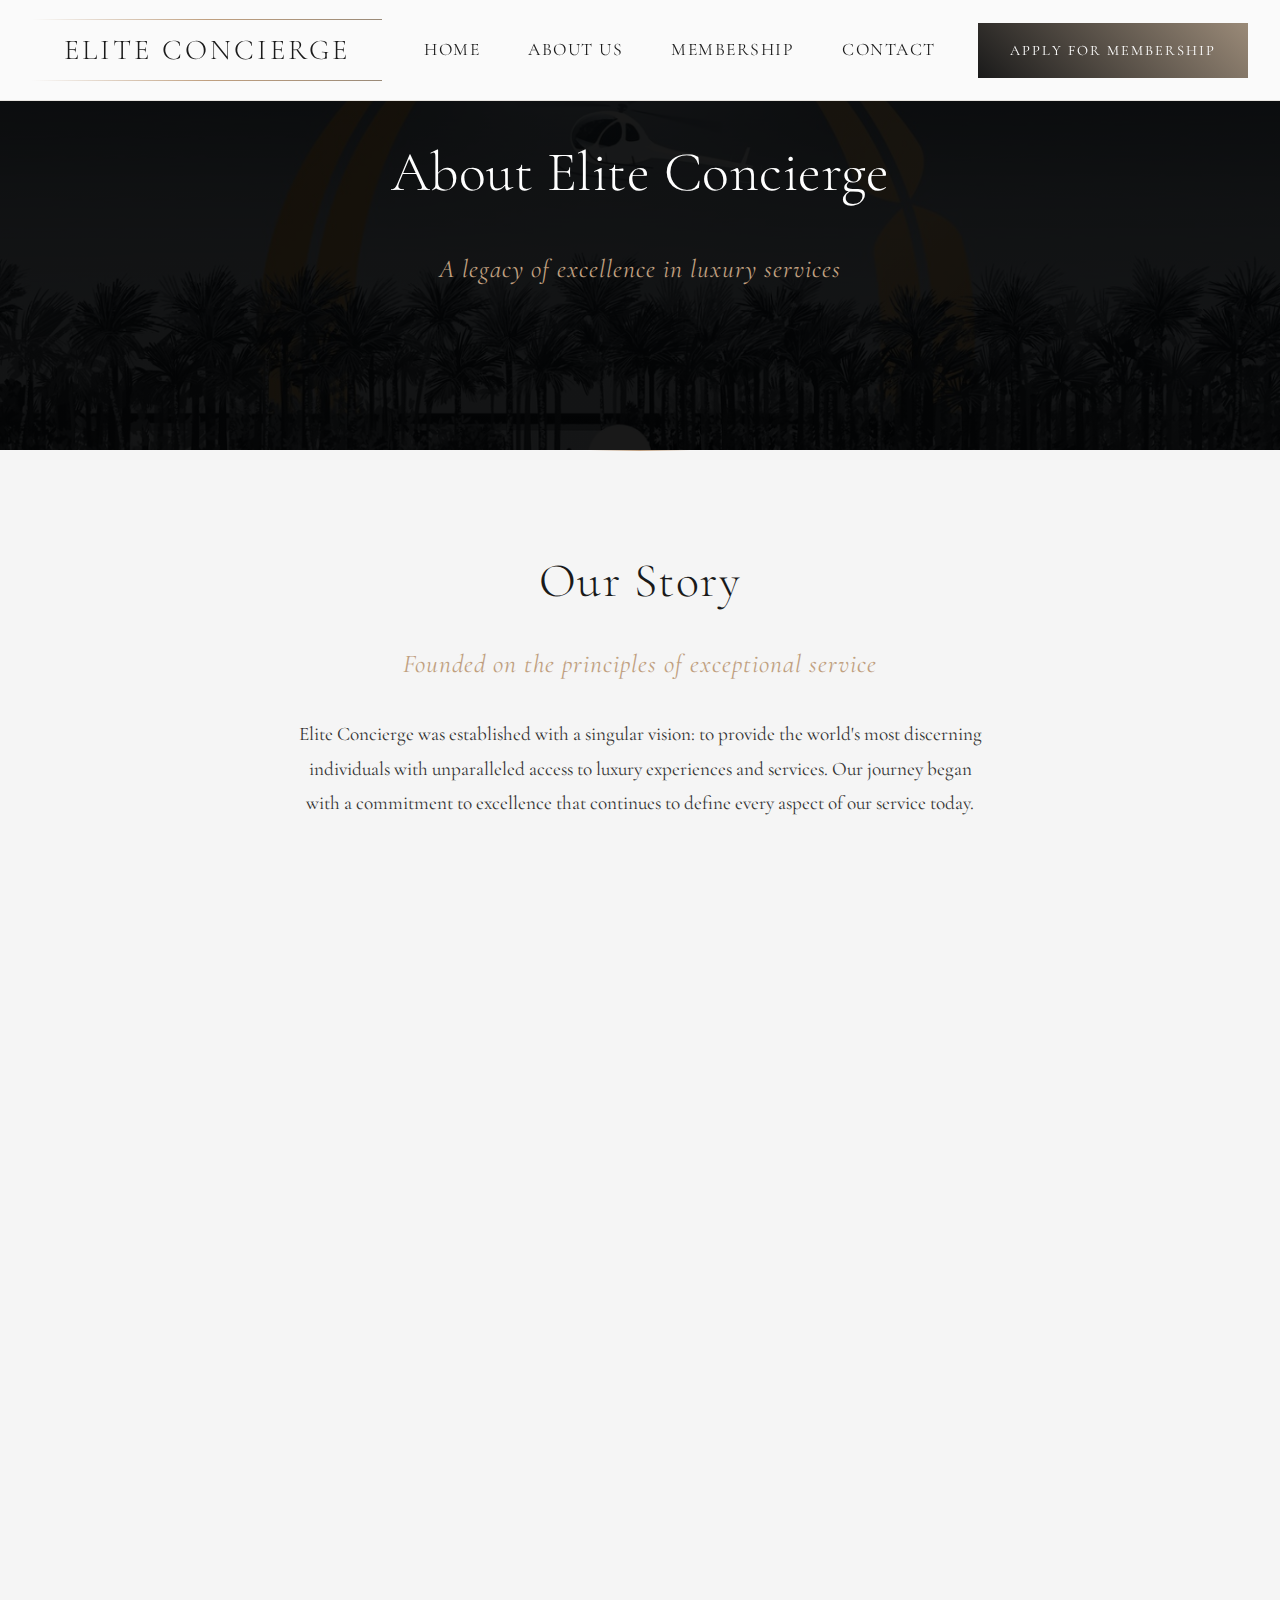
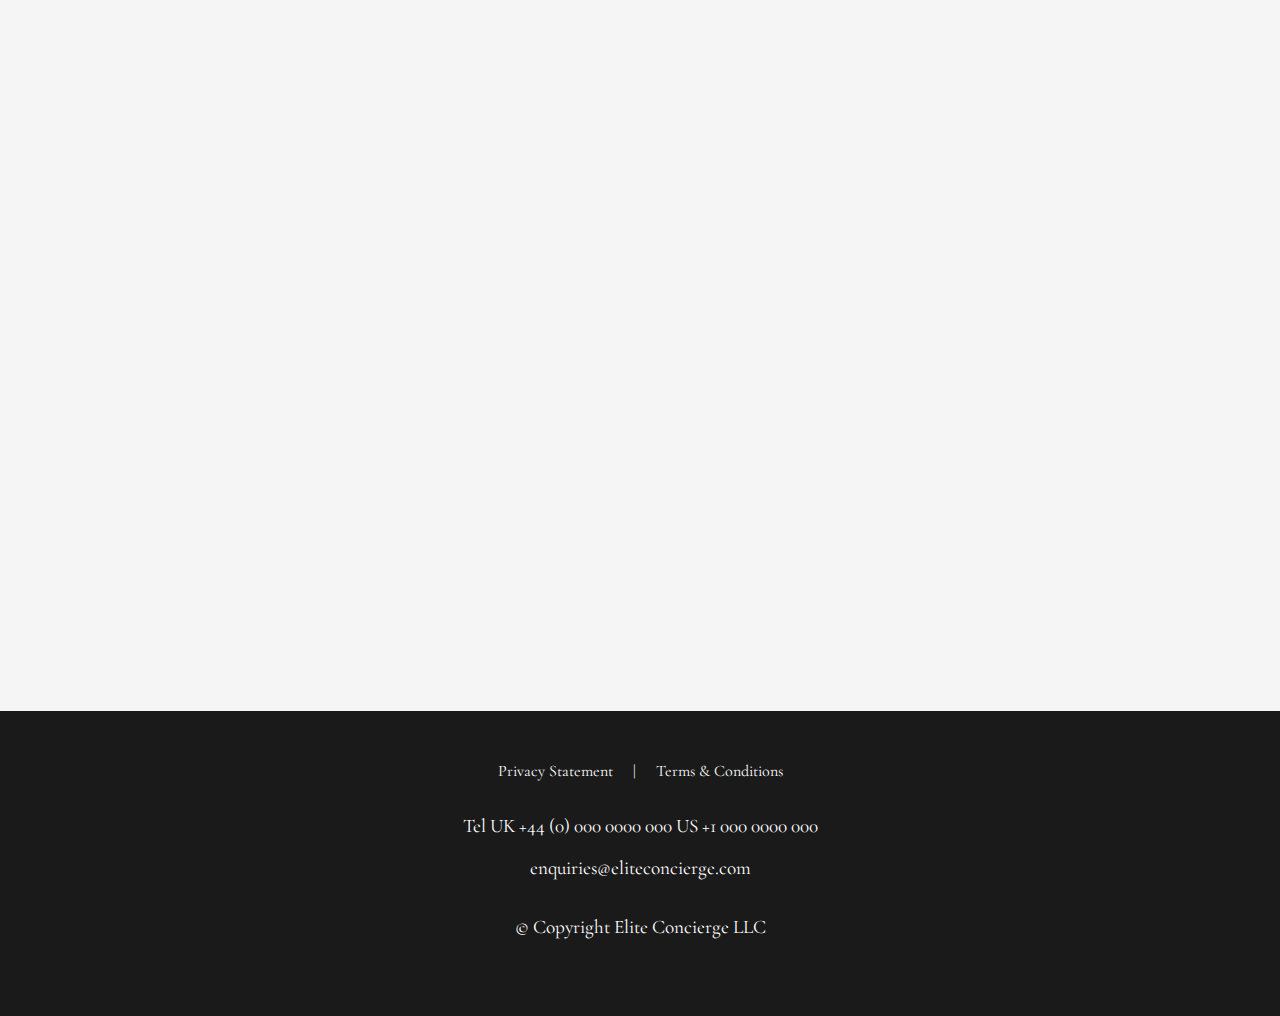
<file: about.html>
<!DOCTYPE html>
<html lang="en">
<head>
    <meta charset="UTF-8">
    <meta name="viewport" content="width=device-width, initial-scale=1.0">
    <title>About Us - Elite Concierge</title>
    <link rel="preconnect" href="https://fonts.googleapis.com">
    <link rel="preconnect" href="https://fonts.gstatic.com" crossorigin>
    <link href="https://fonts.googleapis.com/css2?family=Cormorant+Garamond:wght@300;400;500;600&display=swap" rel="stylesheet">
    <link rel="stylesheet" href="styles.css">
    <link rel="stylesheet" href="mobile-styles.css" media="screen and (max-width: 768px)">
</head>
<body>
    <header>
        <nav class="navbar">
            <div class="logo">Elite Concierge</div>
            <ul class="nav-links">
                <li><a href="index.html">Home</a></li>
                <li><a href="about.html">About us</a></li>
                <li><a href="membership.html">Membership</a></li>
                <li><a href="contact.html">Contact</a></li>
            </ul>
            <a href="membership.html#apply" class="apply-button">APPLY FOR MEMBERSHIP</a>
            <div class="mobile-menu">
                <span></span>
                <span></span>
                <span></span>
            </div>
        </nav>
    </header>

    <main>
        <section class="content-section dark about-hero">
            <h1>About Elite Concierge</h1>
            <p class="highlight">A legacy of excellence in luxury services</p>
        </section>

        <section class="content-section">
            <h2>Our Story</h2>
            <p class="highlight">Founded on the principles of exceptional service</p>
            <p>Elite Concierge was established with a singular vision: to provide the world's most discerning individuals with unparalleled access to luxury experiences and services. Our journey began with a commitment to excellence that continues to define every aspect of our service today.</p>
        </section>

        <section class="content-section dark">
            <h2>Our Philosophy</h2>
            <p class="highlight">Beyond service, beyond expectations</p>
            <p>We believe in creating experiences that transcend the ordinary. Our philosophy is built on three core principles: absolute discretion, unwavering dedication, and the relentless pursuit of excellence in everything we do.</p>
            <div class="stats-highlight">
                <div class="stat">
                    <span class="number">15+</span>
                    <span class="label">Years of Excellence</span>
                </div>
                <div class="stat">
                    <span class="number">Global</span>
                    <span class="label">Network</span>
                </div>
                <div class="stat">
                    <span class="number">24/7</span>
                    <span class="label">Dedicated Service</span>
                </div>
            </div>
        </section>

        <section class="content-section">
            <h2>Our Team</h2>
            <p class="highlight">Expert professionals at your service</p>
            <p>Our team consists of seasoned professionals with extensive experience in luxury hospitality, travel, and lifestyle management. Each member is carefully selected for their expertise, discretion, and ability to anticipate and exceed our members' expectations.</p>
        </section>
    </main>

    <footer>
        <div class="footer-content">
            <div class="legal-links">
                <a href="#privacy">Privacy Statement</a> | 
                <a href="#terms">Terms & Conditions</a>
            </div>
            <div class="contact-info">
                <p>Tel UK +44 (0) 000 0000 000 US +1 000 0000 000</p>
                <p>enquiries@eliteconcierge.com</p>
            </div>
            <div class="copyright">
                <p>© Copyright Elite Concierge LLC</p>
            </div>
        </div>
    </footer>

    <script src="script.js"></script>
</body>
</html>
</file>
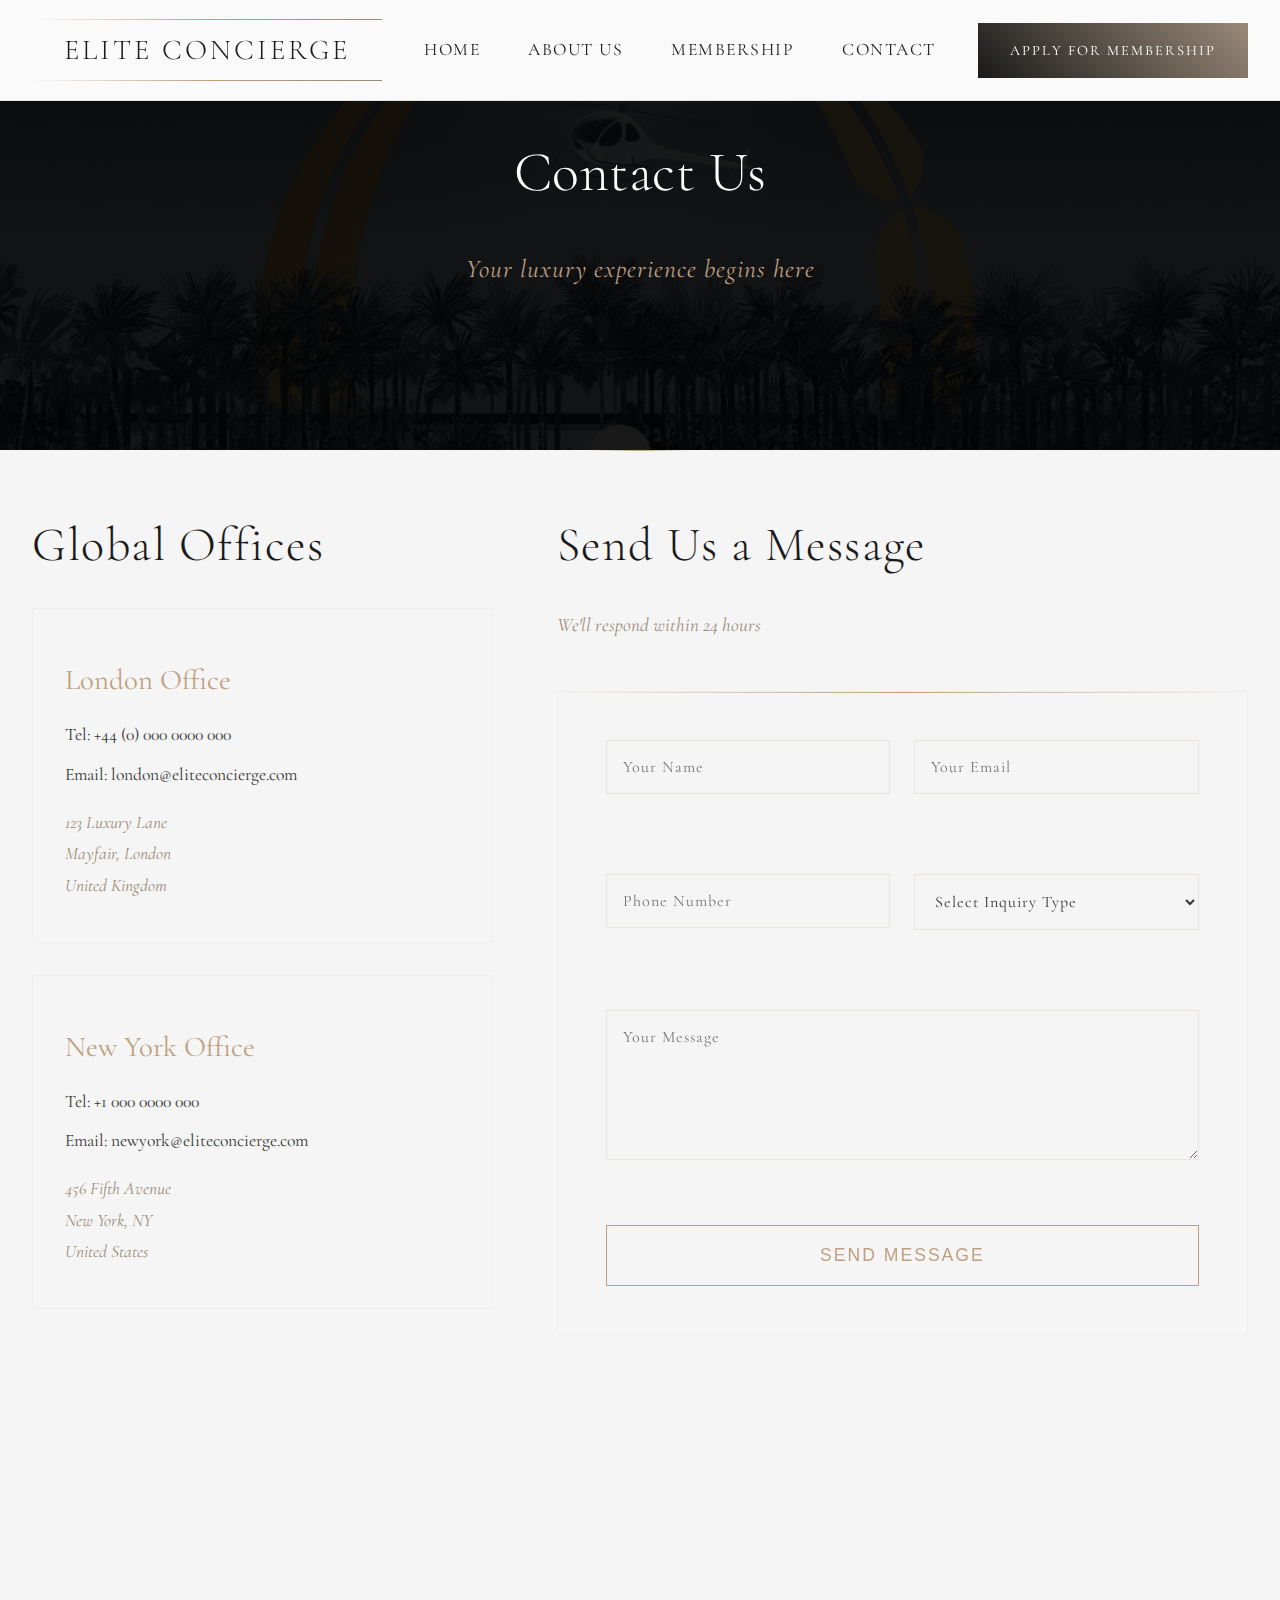
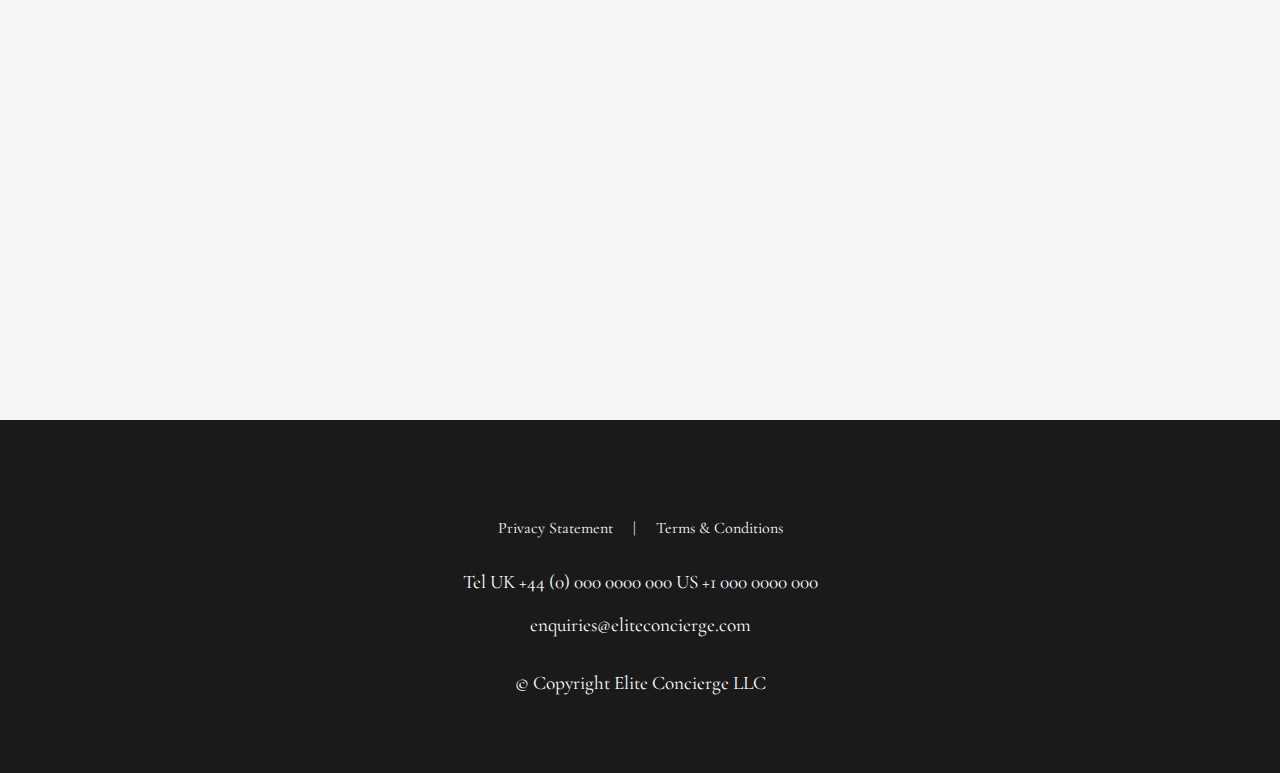
<file: contact.html>
<!DOCTYPE html>
<html lang="en">
<head>
    <meta charset="UTF-8">
    <meta name="viewport" content="width=device-width, initial-scale=1.0">
    <title>Contact - Elite Concierge</title>
    <link rel="preconnect" href="https://fonts.googleapis.com">
    <link rel="preconnect" href="https://fonts.gstatic.com" crossorigin>
    <link href="https://fonts.googleapis.com/css2?family=Cormorant+Garamond:wght@300;400;500;600&display=swap" rel="stylesheet">
    <link rel="stylesheet" href="styles.css">
    <link rel="stylesheet" href="mobile-styles.css" media="screen and (max-width: 768px)">
</head>
<body>
    <header>
        <nav class="navbar">
            <div class="logo">Elite Concierge</div>
            <ul class="nav-links">
                <li><a href="index.html">Home</a></li>
                <li><a href="about.html">About us</a></li>
                <li><a href="membership.html">Membership</a></li>
                <li><a href="contact.html">Contact</a></li>
            </ul>
            <a href="membership.html#apply" class="apply-button">APPLY FOR MEMBERSHIP</a>
            <div class="mobile-menu">
                <span></span>
                <span></span>
                <span></span>
            </div>
        </nav>
    </header>

    <main>
        <section class="content-section dark contact-hero">
            <h1>Contact Us</h1>
            <p class="highlight">Your luxury experience begins here</p>
        </section>

        <section class="content-section contact-main">
            <div class="contact-wrapper">
                <div class="contact-info-section">
                    <h2>Global Offices</h2>
                    <div class="contact-grid">
                        <div class="contact-info-card">
                            <div class="card-icon"><i class="fas fa-map-marker-alt"></i></div>
                            <h3>London Office</h3>
                            <p>Tel: +44 (0) 000 0000 000</p>
                            <p>Email: london@eliteconcierge.com</p>
                            <p class="address">123 Luxury Lane<br>Mayfair, London<br>United Kingdom</p>
                        </div>
                        <div class="contact-info-card">
                            <div class="card-icon"><i class="fas fa-map-marker-alt"></i></div>
                            <h3>New York Office</h3>
                            <p>Tel: +1 000 0000 000</p>
                            <p>Email: newyork@eliteconcierge.com</p>
                            <p class="address">456 Fifth Avenue<br>New York, NY<br>United States</p>
                        </div>
                    </div>
                </div>

                <div class="contact-form-section">
                    <h2>Send Us a Message</h2>
                    <p class="highlight-small">We'll respond within 24 hours</p>
                    <div class="contact-form-container">
                        <form id="contact-form" class="contact-form">
                            <div class="form-row">
                                <div class="form-group">
                                    <input type="text" name="name" placeholder="Your Name" required>
                                </div>
                                <div class="form-group">
                                    <input type="email" name="email" placeholder="Your Email" required>
                                </div>
                            </div>
                            <div class="form-row">
                                <div class="form-group">
                                    <input type="tel" name="phone" placeholder="Phone Number">
                                </div>
                                <div class="form-group">
                                    <select name="inquiry-type" required>
                                        <option value="">Select Inquiry Type</option>
                                        <option value="membership">Membership Inquiry</option>
                                        <option value="services">Services Information</option>
                                        <option value="other">Other</option>
                                    </select>
                                </div>
                            </div>
                            <div class="form-group">
                                <textarea name="message" placeholder="Your Message" required></textarea>
                            </div>
                            <button type="submit" class="apply-button">Send Message</button>
                        </form>
                    </div>
                </div>
            </div>
        </section>

        <section class="content-section dark global-presence">
            <h2>24/7 Global Presence</h2>
            <p class="highlight">Available wherever you are, whenever you need us</p>
            <div class="service-highlights">
                <div class="service-item">
                    <i class="fas fa-clock"></i>
                    <h3>Round-the-Clock Service</h3>
                    <p>Available 24/7, 365 days a year</p>
                </div>
                <div class="service-item">
                    <i class="fas fa-globe"></i>
                    <h3>Worldwide Network</h3>
                    <p>Access to global partners and services</p>
                </div>
                <div class="service-item">
                    <i class="fas fa-star"></i>
                    <h3>Premium Support</h3>
                    <p>Dedicated personal assistance</p>
                </div>
            </div>
        </section>
    </main>

    <footer>
        <div class="footer-content">
            <div class="social-links">
                <a href="#" target="_blank"><i class="fab fa-facebook"></i></a>
                <a href="#" target="_blank"><i class="fab fa-instagram"></i></a>
                <a href="#" target="_blank"><i class="fab fa-twitter"></i></a>
                <a href="#" target="_blank"><i class="fab fa-linkedin"></i></a>
            </div>
            <div class="legal-links">
                <a href="privacy.html">Privacy Statement</a> | 
                <a href="terms.html">Terms & Conditions</a>
            </div>
            <div class="contact-info">
                <p>Tel UK +44 (0) 000 0000 000 US +1 000 0000 000</p>
                <p>enquiries@eliteconcierge.com</p>
            </div>
            <div class="copyright">
                <p>© Copyright Elite Concierge LLC</p>
            </div>
        </div>
    </footer>

    <script src="script.js"></script>
</body>
</html>
</file>
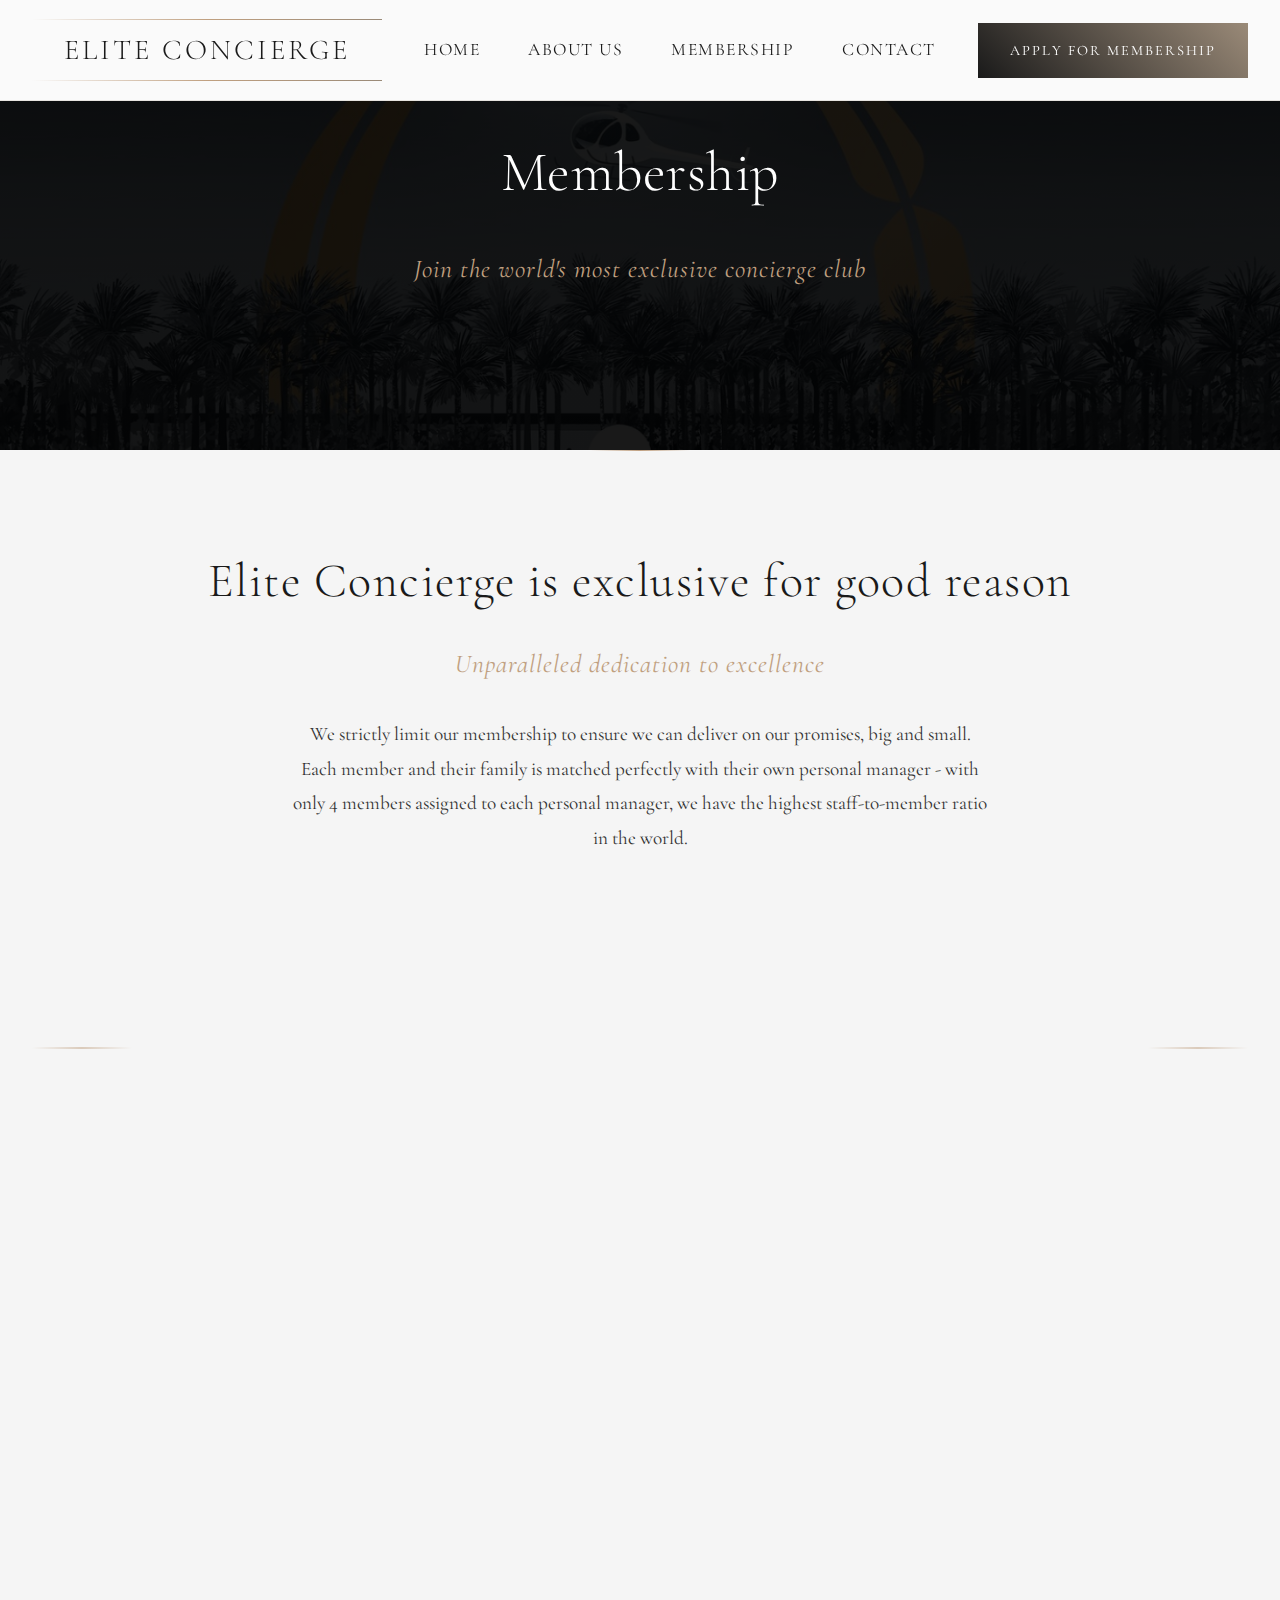
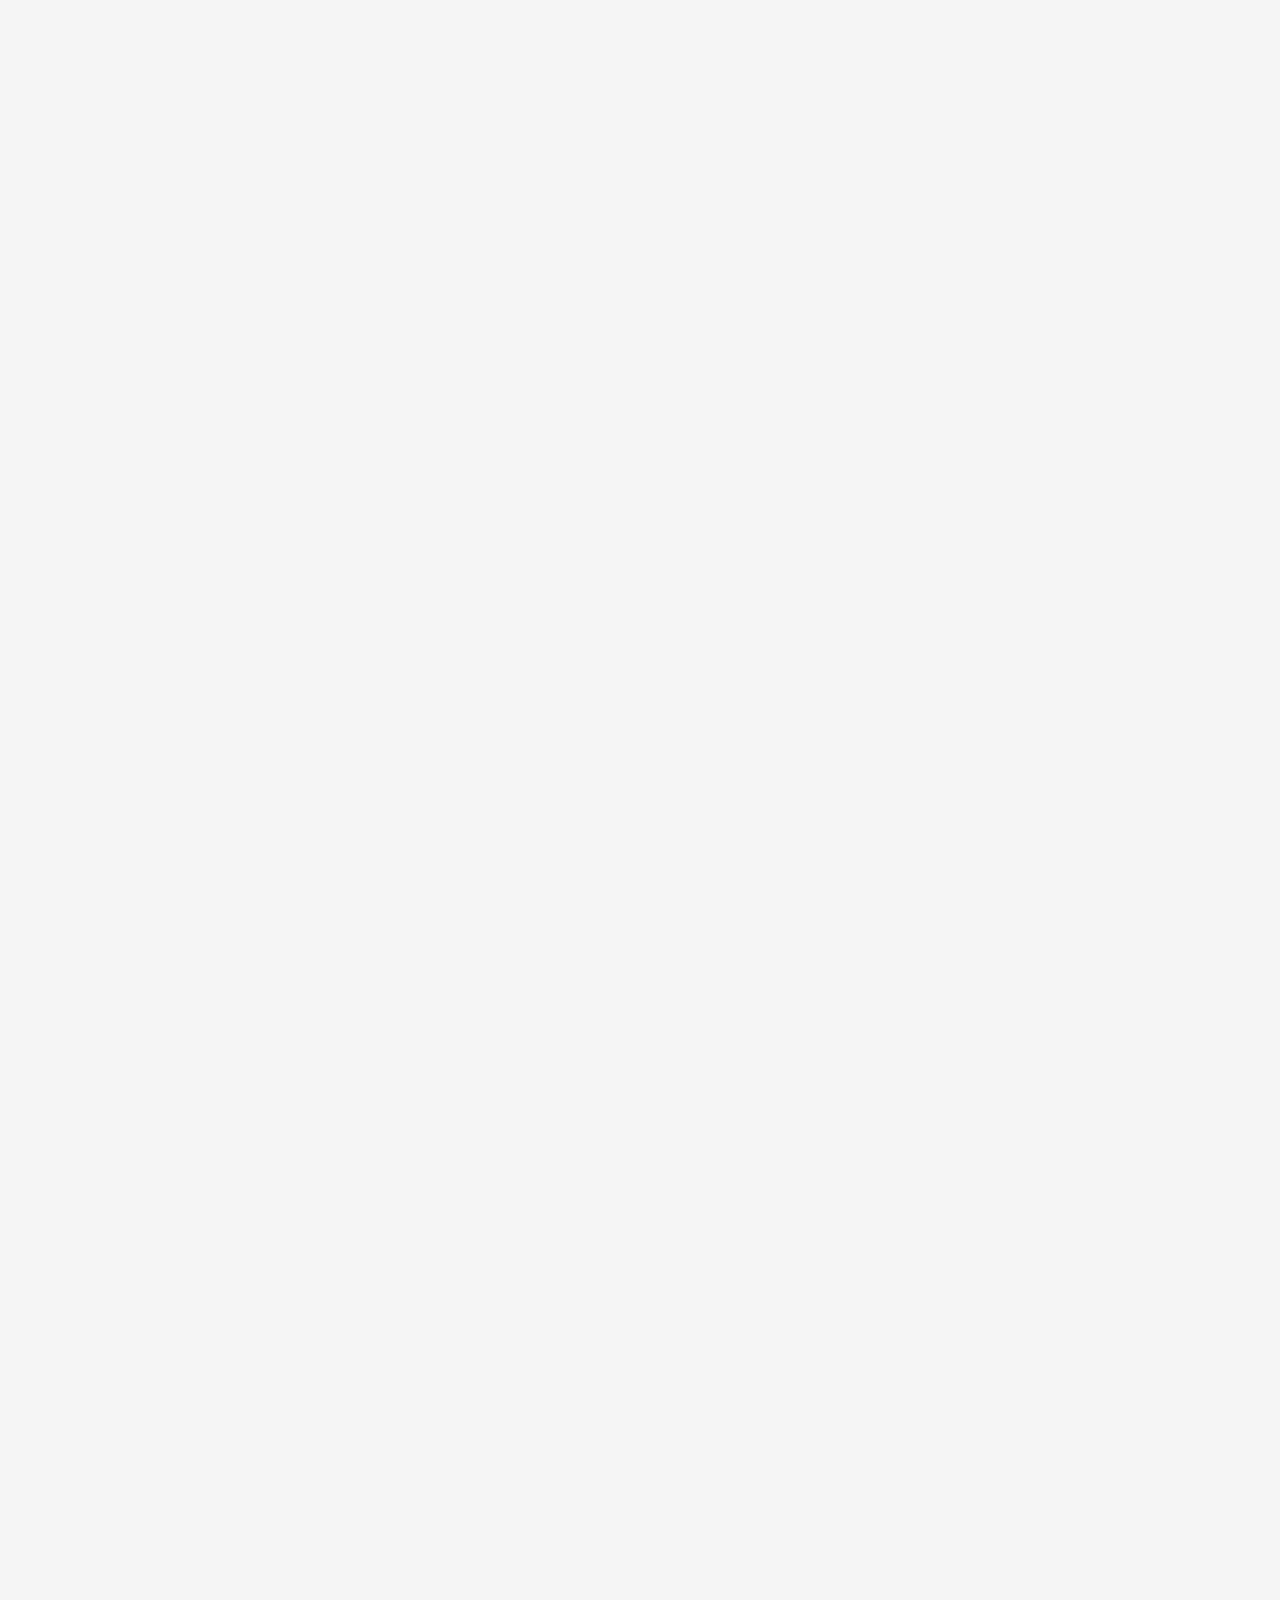
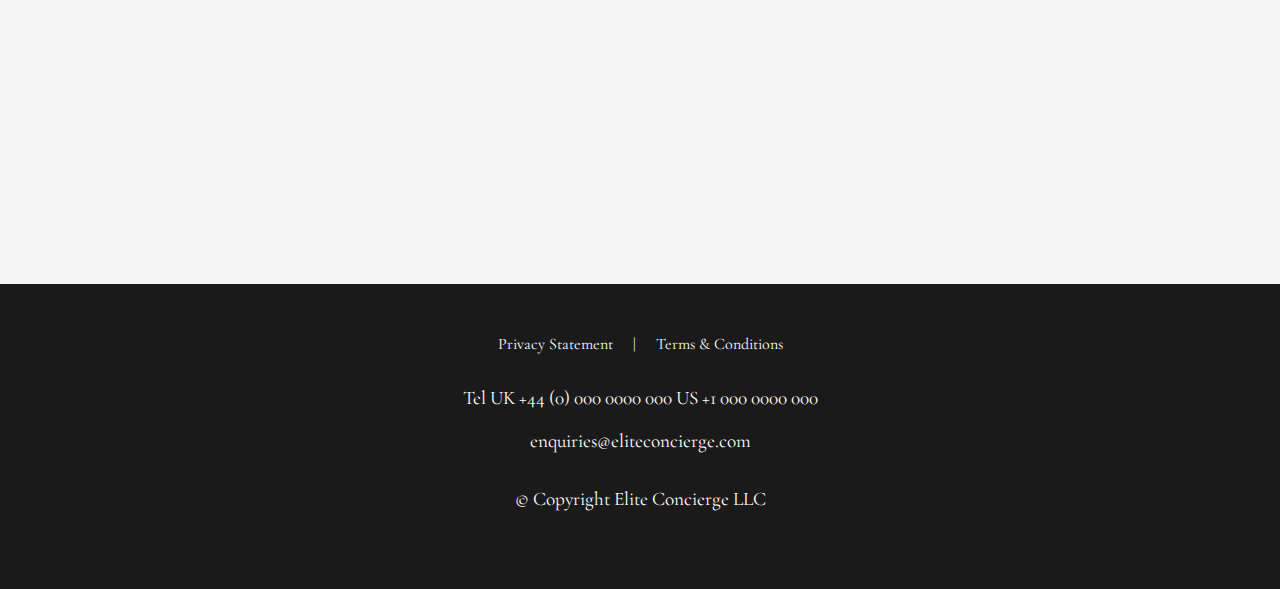
<file: membership.html>
<!DOCTYPE html>
<html lang="en">
<head>
    <meta charset="UTF-8">
    <meta name="viewport" content="width=device-width, initial-scale=1.0">
    <title>Membership - Elite Concierge</title>
    <link rel="preconnect" href="https://fonts.googleapis.com">
    <link rel="preconnect" href="https://fonts.gstatic.com" crossorigin>
    <link href="https://fonts.googleapis.com/css2?family=Cormorant+Garamond:wght@300;400;500;600&display=swap" rel="stylesheet">
    <link rel="stylesheet" href="styles.css">
    <link rel="stylesheet" href="mobile-styles.css" media="screen and (max-width: 768px)">
</head>
<body>
    <header>
        <nav class="navbar">
            <div class="logo">Elite Concierge</div>
            <ul class="nav-links">
                <li><a href="index.html">Home</a></li>
                <li><a href="about.html">About us</a></li>
                <li><a href="membership.html">Membership</a></li>
                <li><a href="contact.html">Contact</a></li>
            </ul>
            <a href="membership.html#apply" class="apply-button">APPLY FOR MEMBERSHIP</a>
            <div class="mobile-menu">
                <span></span>
                <span></span>
                <span></span>
            </div>
        </nav>
    </header>

    <main>
        <section class="content-section dark membership-hero">
            <h1>Membership</h1>
            <p class="highlight">Join the world's most exclusive concierge club</p>
        </section>

        <section class="content-section">
            <h2>Elite Concierge is exclusive for good reason</h2>
            <p class="highlight">Unparalleled dedication to excellence</p>
            <p>We strictly limit our membership to ensure we can deliver on our promises, big and small. Each member and their family is matched perfectly with their own personal manager - with only 4 members assigned to each personal manager, we have the highest staff-to-member ratio in the world.</p>
            <div class="stats-highlight">
                <div class="stat">
                    <span class="number">4:1</span>
                    <span class="label">Member to Manager Ratio</span>
                </div>
                <div class="stat">
                    <span class="number">24/7</span>
                    <span class="label">Global Service</span>
                </div>
                <div class="stat">
                    <span class="number">100%</span>
                    <span class="label">Discretion</span>
                </div>
            </div>
        </section>

        <section class="content-section dark">
            <h2>Membership Benefits</h2>
            <p class="highlight">Beyond expectations, beyond imagination</p>
            <div class="services-grid">
                <div class="service">
                    <h3>Personal Manager</h3>
                    <p>Your dedicated point of contact available 24/7</p>
                </div>
                <div class="service">
                    <h3>Global Access</h3>
                    <p>Exclusive entry to the world's most coveted experiences</p>
                </div>
                <div class="service">
                    <h3>Bespoke Service</h3>
                    <p>Tailored solutions for your unique requirements</p>
                </div>
            </div>
        </section>

        <section id="apply" class="content-section">
            <h2>Apply for Membership</h2>
            <p class="highlight">Join the world's most discerning members</p>
            <p>Members are hand-picked and consist of those who have a zeal for the best things in life and the multifaceted opportunities it offers. Membership is awarded on a selective basis.</p>
            <div class="membership-benefits">
                <ul>
                    <li>Exclusive access to rare experiences</li>
                    <li>Dedicated personal manager</li>
                    <li>Priority reservations worldwide</li>
                    <li>Bespoke travel arrangements</li>
                    <li>Lifestyle management services</li>
                    <li>Global network of partners</li>
                </ul>
            </div>
            <div class="application-form">
                <form id="membership-form" class="contact-form">
                    <input type="text" name="name" placeholder="Your Name" required>
                    <input type="email" name="email" placeholder="Your Email" required>
                    <input type="tel" name="phone" placeholder="Phone Number" required>
                    <textarea name="message" placeholder="Tell us about yourself and why you're interested in membership" required></textarea>
                    <button type="submit" class="apply-button">Submit Application</button>
                </form>
            </div>
        </section>
    </main>

    <footer>
        <div class="footer-content">
            <div class="legal-links">
                <a href="#privacy">Privacy Statement</a> | 
                <a href="#terms">Terms & Conditions</a>
            </div>
            <div class="contact-info">
                <p>Tel UK +44 (0) 000 0000 000 US +1 000 0000 000</p>
                <p>enquiries@eliteconcierge.com</p>
            </div>
            <div class="copyright">
                <p>© Copyright Elite Concierge LLC</p>
            </div>
        </div>
    </footer>

    <script src="script.js"></script>
</body>
</html>
</file>
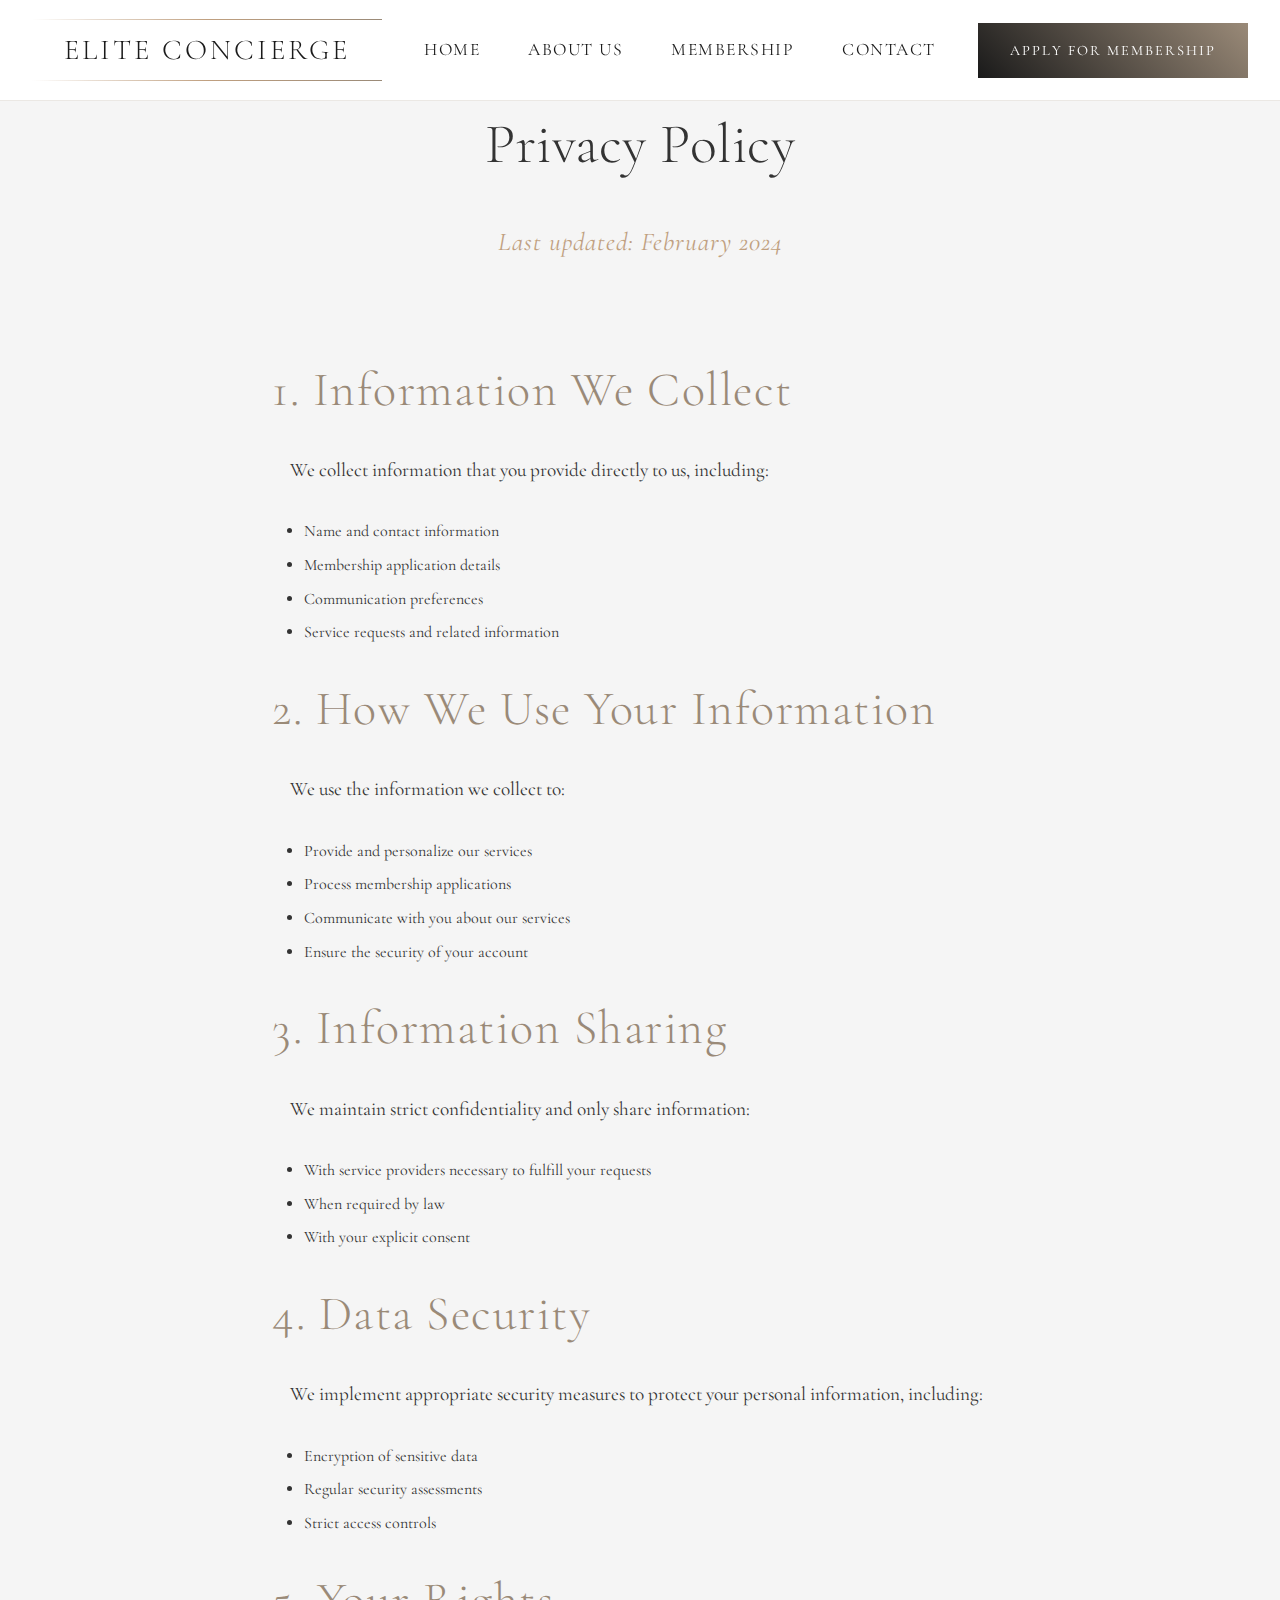
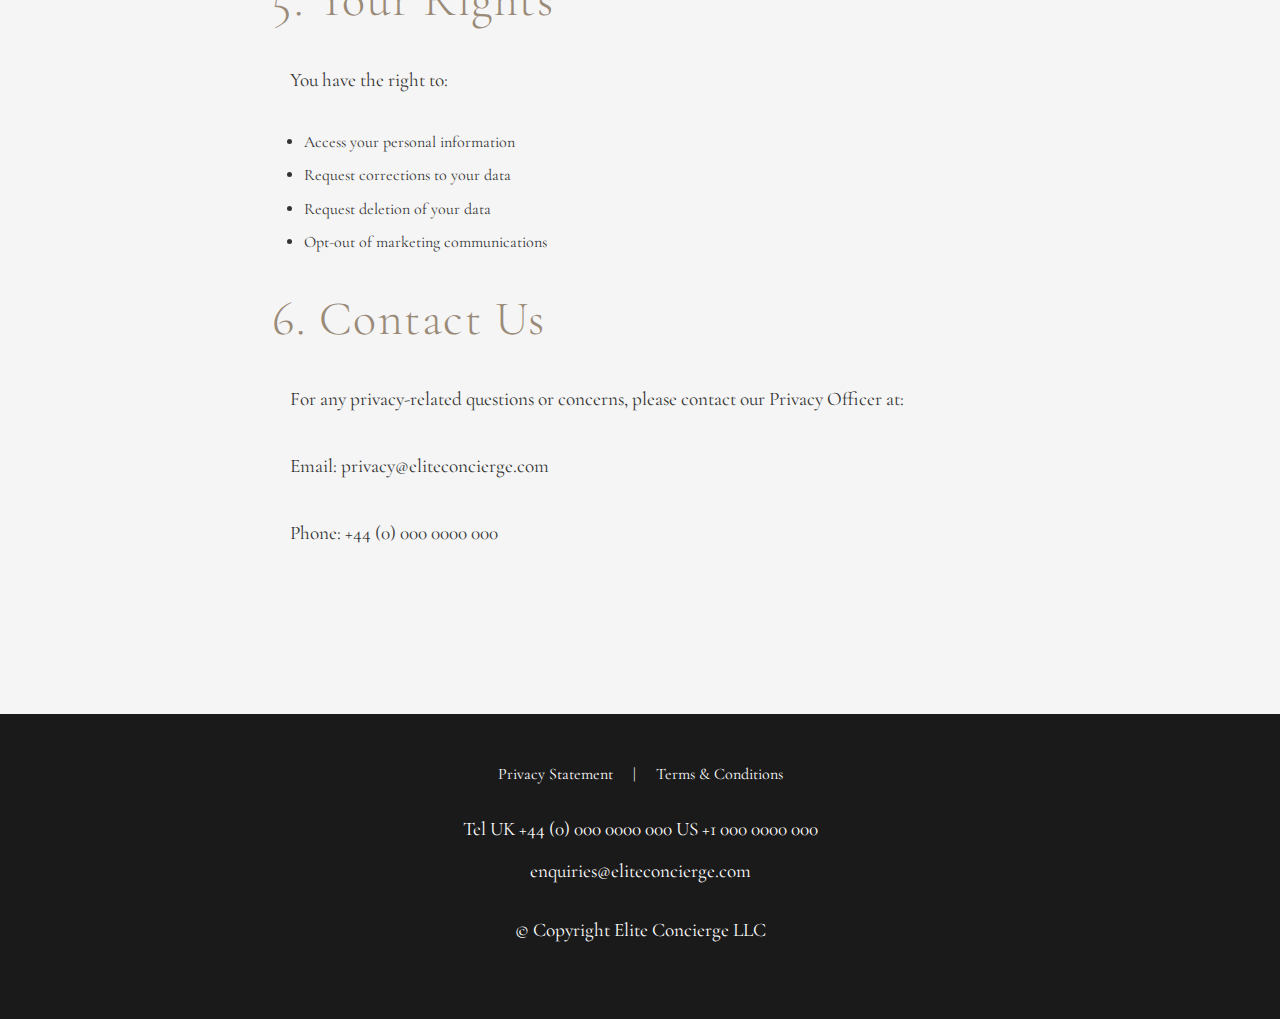
<file: privacy.html>
<!DOCTYPE html>
<html lang="en">
<head>
    <meta charset="UTF-8">
    <meta name="viewport" content="width=device-width, initial-scale=1.0">
    <title>Privacy Policy - Elite Concierge</title>
    <link rel="preconnect" href="https://fonts.googleapis.com">
    <link rel="preconnect" href="https://fonts.gstatic.com" crossorigin>
    <link href="https://fonts.googleapis.com/css2?family=Cormorant+Garamond:wght@300;400;500;600&display=swap" rel="stylesheet">
    <link rel="stylesheet" href="styles.css">
    <link rel="stylesheet" href="mobile-styles.css" media="screen and (max-width: 768px)">
</head>
<body>
    <header>
        <nav class="navbar">
            <div class="logo">Elite Concierge</div>
            <ul class="nav-links">
                <li><a href="index.html">Home</a></li>
                <li><a href="about.html">About us</a></li>
                <li><a href="membership.html">Membership</a></li>
                <li><a href="contact.html">Contact</a></li>
            </ul>
            <a href="membership.html#apply" class="apply-button">APPLY FOR MEMBERSHIP</a>
            <div class="mobile-menu">
                <span></span>
                <span></span>
                <span></span>
            </div>
        </nav>
    </header>

    <main>
        <section class="content-section">
            <h1>Privacy Policy</h1>
            <p class="highlight">Last updated: February 2024</p>
            
            <div class="policy-content">
                <h2>1. Information We Collect</h2>
                <p>We collect information that you provide directly to us, including:</p>
                <ul>
                    <li>Name and contact information</li>
                    <li>Membership application details</li>
                    <li>Communication preferences</li>
                    <li>Service requests and related information</li>
                </ul>

                <h2>2. How We Use Your Information</h2>
                <p>We use the information we collect to:</p>
                <ul>
                    <li>Provide and personalize our services</li>
                    <li>Process membership applications</li>
                    <li>Communicate with you about our services</li>
                    <li>Ensure the security of your account</li>
                </ul>

                <h2>3. Information Sharing</h2>
                <p>We maintain strict confidentiality and only share information:</p>
                <ul>
                    <li>With service providers necessary to fulfill your requests</li>
                    <li>When required by law</li>
                    <li>With your explicit consent</li>
                </ul>

                <h2>4. Data Security</h2>
                <p>We implement appropriate security measures to protect your personal information, including:</p>
                <ul>
                    <li>Encryption of sensitive data</li>
                    <li>Regular security assessments</li>
                    <li>Strict access controls</li>
                </ul>

                <h2>5. Your Rights</h2>
                <p>You have the right to:</p>
                <ul>
                    <li>Access your personal information</li>
                    <li>Request corrections to your data</li>
                    <li>Request deletion of your data</li>
                    <li>Opt-out of marketing communications</li>
                </ul>

                <h2>6. Contact Us</h2>
                <p>For any privacy-related questions or concerns, please contact our Privacy Officer at:</p>
                <p>Email: privacy@eliteconcierge.com</p>
                <p>Phone: +44 (0) 000 0000 000</p>
            </div>
        </section>
    </main>

    <footer>
        <div class="footer-content">
            <div class="legal-links">
                <a href="privacy.html">Privacy Statement</a> | 
                <a href="terms.html">Terms & Conditions</a>
            </div>
            <div class="contact-info">
                <p>Tel UK +44 (0) 000 0000 000 US +1 000 0000 000</p>
                <p>enquiries@eliteconcierge.com</p>
            </div>
            <div class="copyright">
                <p>© Copyright Elite Concierge LLC</p>
            </div>
        </div>
    </footer>

    <script src="script.js"></script>
</body>
</html>
</file>
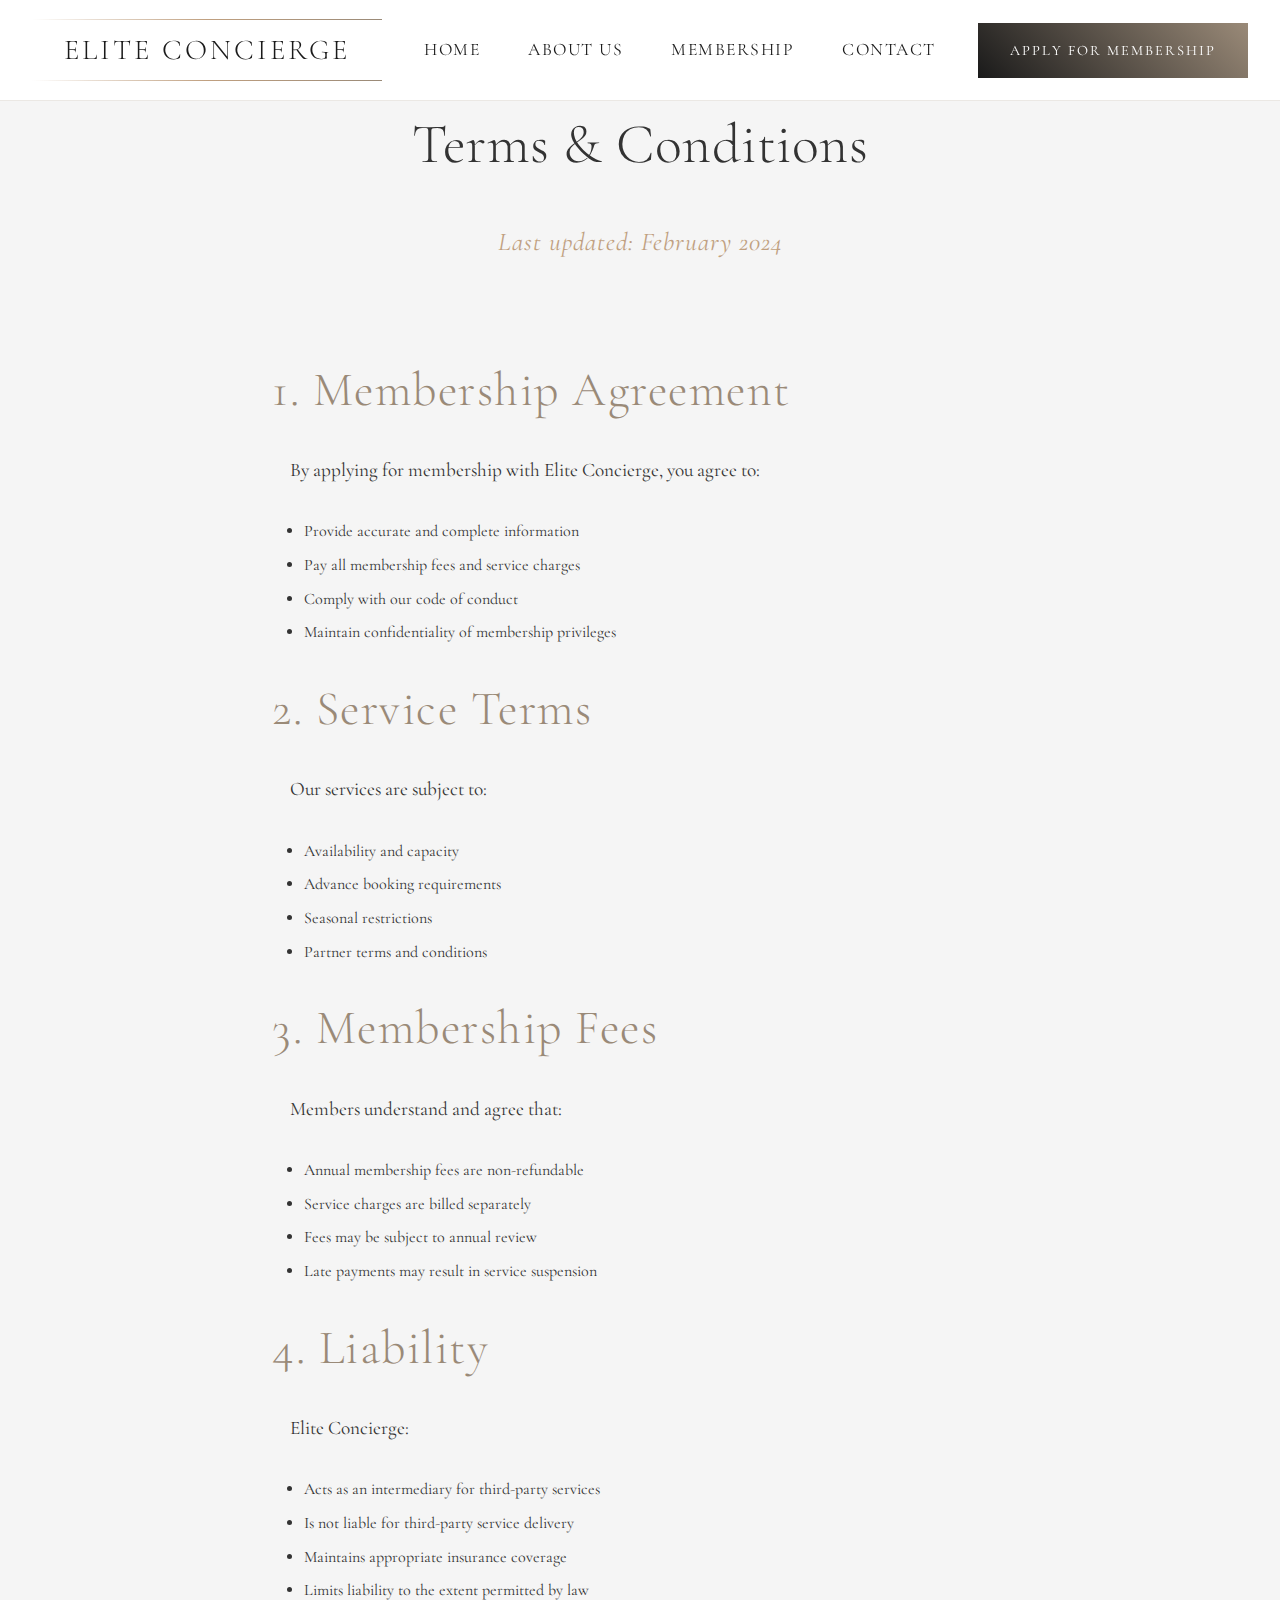
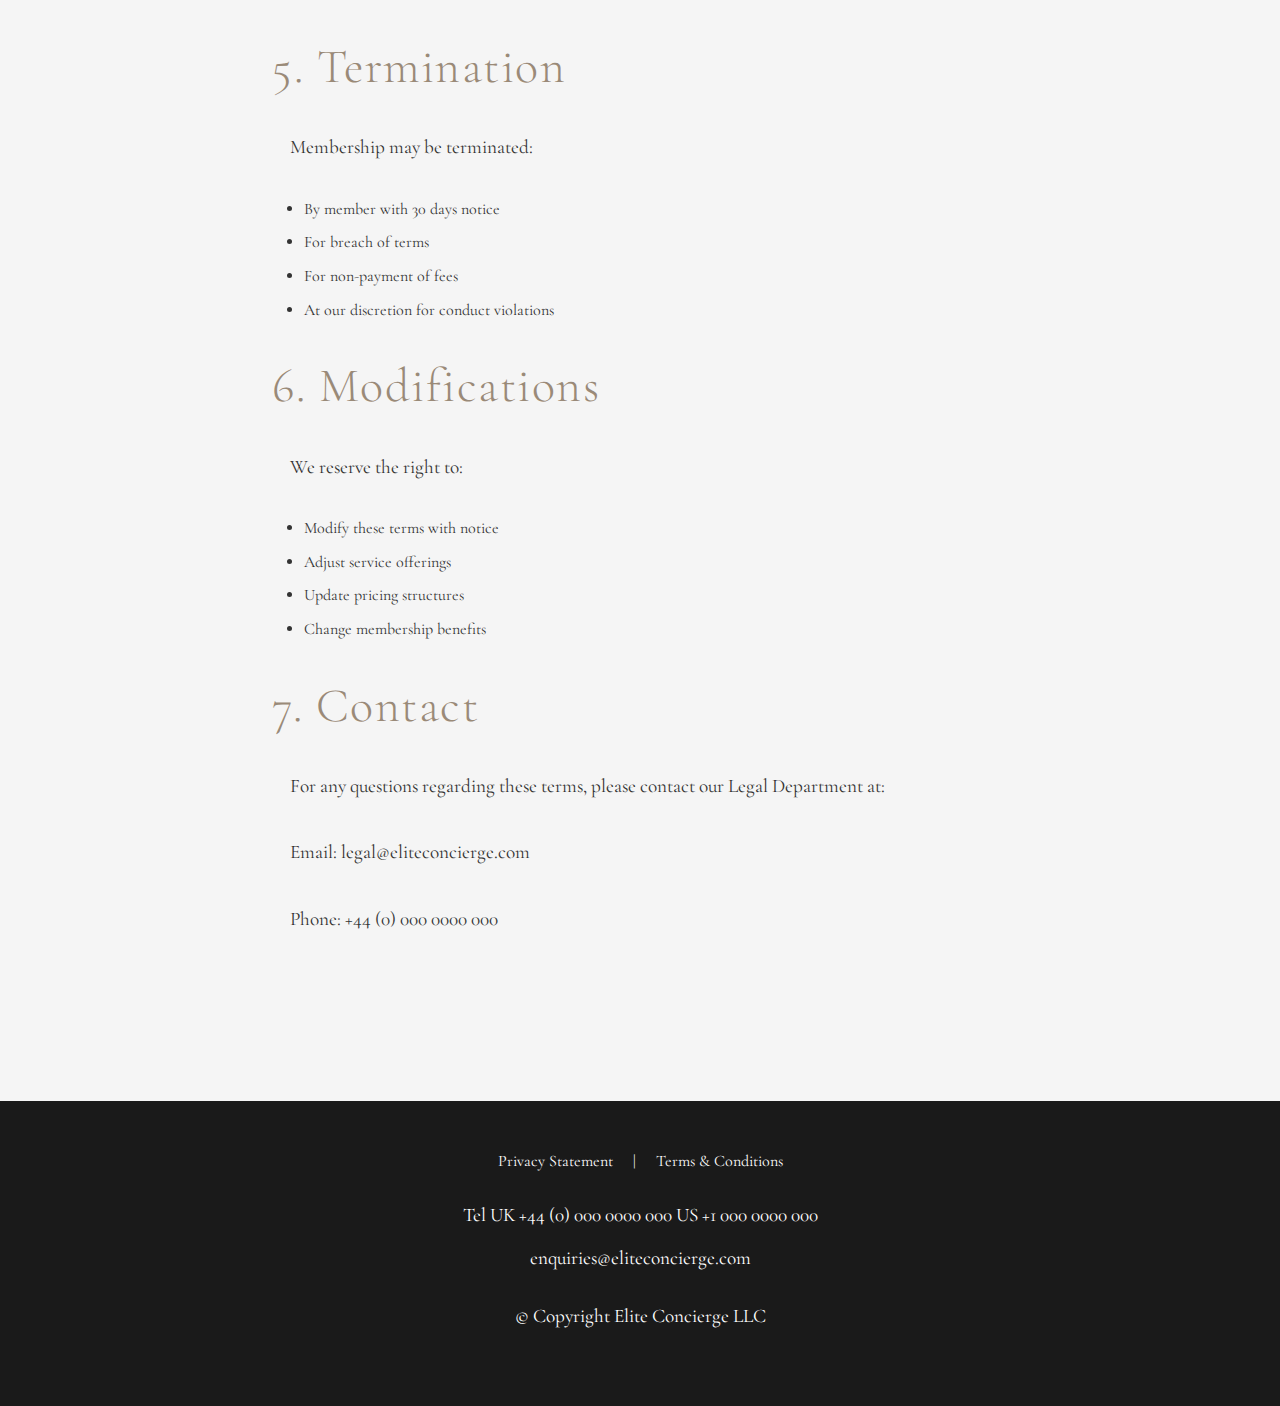
<file: terms.html>
<!DOCTYPE html>
<html lang="en">
<head>
    <meta charset="UTF-8">
    <meta name="viewport" content="width=device-width, initial-scale=1.0">
    <title>Terms & Conditions - Elite Concierge</title>
    <link rel="preconnect" href="https://fonts.googleapis.com">
    <link rel="preconnect" href="https://fonts.gstatic.com" crossorigin>
    <link href="https://fonts.googleapis.com/css2?family=Cormorant+Garamond:wght@300;400;500;600&display=swap" rel="stylesheet">
    <link rel="stylesheet" href="styles.css">
    <link rel="stylesheet" href="mobile-styles.css" media="screen and (max-width: 768px)">
</head>
<body>
    <header>
        <nav class="navbar">
            <div class="logo">Elite Concierge</div>
            <ul class="nav-links">
                <li><a href="index.html">Home</a></li>
                <li><a href="about.html">About us</a></li>
                <li><a href="membership.html">Membership</a></li>
                <li><a href="contact.html">Contact</a></li>
            </ul>
            <a href="membership.html#apply" class="apply-button">APPLY FOR MEMBERSHIP</a>
            <div class="mobile-menu">
                <span></span>
                <span></span>
                <span></span>
            </div>
        </nav>
    </header>

    <main>
        <section class="content-section">
            <h1>Terms & Conditions</h1>
            <p class="highlight">Last updated: February 2024</p>
            
            <div class="policy-content">
                <h2>1. Membership Agreement</h2>
                <p>By applying for membership with Elite Concierge, you agree to:</p>
                <ul>
                    <li>Provide accurate and complete information</li>
                    <li>Pay all membership fees and service charges</li>
                    <li>Comply with our code of conduct</li>
                    <li>Maintain confidentiality of membership privileges</li>
                </ul>

                <h2>2. Service Terms</h2>
                <p>Our services are subject to:</p>
                <ul>
                    <li>Availability and capacity</li>
                    <li>Advance booking requirements</li>
                    <li>Seasonal restrictions</li>
                    <li>Partner terms and conditions</li>
                </ul>

                <h2>3. Membership Fees</h2>
                <p>Members understand and agree that:</p>
                <ul>
                    <li>Annual membership fees are non-refundable</li>
                    <li>Service charges are billed separately</li>
                    <li>Fees may be subject to annual review</li>
                    <li>Late payments may result in service suspension</li>
                </ul>

                <h2>4. Liability</h2>
                <p>Elite Concierge:</p>
                <ul>
                    <li>Acts as an intermediary for third-party services</li>
                    <li>Is not liable for third-party service delivery</li>
                    <li>Maintains appropriate insurance coverage</li>
                    <li>Limits liability to the extent permitted by law</li>
                </ul>

                <h2>5. Termination</h2>
                <p>Membership may be terminated:</p>
                <ul>
                    <li>By member with 30 days notice</li>
                    <li>For breach of terms</li>
                    <li>For non-payment of fees</li>
                    <li>At our discretion for conduct violations</li>
                </ul>

                <h2>6. Modifications</h2>
                <p>We reserve the right to:</p>
                <ul>
                    <li>Modify these terms with notice</li>
                    <li>Adjust service offerings</li>
                    <li>Update pricing structures</li>
                    <li>Change membership benefits</li>
                </ul>

                <h2>7. Contact</h2>
                <p>For any questions regarding these terms, please contact our Legal Department at:</p>
                <p>Email: legal@eliteconcierge.com</p>
                <p>Phone: +44 (0) 000 0000 000</p>
            </div>
        </section>
    </main>

    <footer>
        <div class="footer-content">
            <div class="legal-links">
                <a href="privacy.html">Privacy Statement</a> | 
                <a href="terms.html">Terms & Conditions</a>
            </div>
            <div class="contact-info">
                <p>Tel UK +44 (0) 000 0000 000 US +1 000 0000 000</p>
                <p>enquiries@eliteconcierge.com</p>
            </div>
            <div class="copyright">
                <p>© Copyright Elite Concierge LLC</p>
            </div>
        </div>
    </footer>

    <script src="script.js"></script>
</body>
</html>
</file>
<file: styles.css>
��/ *   B a s e   s t y l e s   a n d   v a r i a b l e s   * / 
 : r o o t   { 
         - - p r i m a r y - c o l o r :   # 1 a 1 a 1 a ; 
         - - s e c o n d a r y - c o l o r :   # 9 a 8 a 7 8 ; 
         - - g o l d - a c c e n t :   # c 0 a 0 8 0 ; 
         - - t e x t - c o l o r :   # 3 3 3 3 3 3 ; 
         - - l i g h t - t e x t :   # f f f f f f ; 
         - - b a c k g r o u n d - l i g h t :   # f 5 f 5 f 5 ; 
         - - s u c c e s s - c o l o r :   # 4 C A F 5 0 ; 
         - - e r r o r - c o l o r :   # f 4 4 3 3 6 ; 
         - - m a x - w i d t h :   1 4 0 0 p x ; 
         - - s e c t i o n - p a d d i n g :   1 0 0 p x ; 
 } 
 
 *   { 
         m a r g i n :   0 ; 
         p a d d i n g :   0 ; 
         b o x - s i z i n g :   b o r d e r - b o x ; 
 } 
 
 b o d y   { 
         f o n t - f a m i l y :   ' C o r m o r a n t   G a r a m o n d ' ,   s e r i f ; 
         l i n e - h e i g h t :   1 . 6 ; 
         c o l o r :   v a r ( - - t e x t - c o l o r ) ; 
         b a c k g r o u n d - c o l o r :   v a r ( - - b a c k g r o u n d - l i g h t ) ; 
 } 
 
 / *   T y p o g r a p h y   * / 
 h 1 ,   h 2   { 
         f o n t - f a m i l y :   ' C o r m o r a n t   G a r a m o n d ' ,   s e r i f ; 
         f o n t - w e i g h t :   3 0 0 ; 
         l e t t e r - s p a c i n g :   0 . 5 p x ; 
 } 
 
 h 1   { 
         f o n t - s i z e :   3 . 5 r e m ; 
         m a r g i n - b o t t o m :   2 r e m ; 
 } 
 
 h 2   { 
         f o n t - s i z e :   2 . 5 r e m ; 
         m a r g i n - b o t t o m :   1 . 5 r e m ; 
 } 
 
 p   { 
         f o n t - s i z e :   1 . 2 r e m ; 
         m a r g i n - b o t t o m :   1 . 5 r e m ; 
         l i n e - h e i g h t :   1 . 8 ; 
 } 
 
 / *   N a v i g a t i o n   * / 
 . n a v b a r   { 
         p o s i t i o n :   f i x e d ; 
         t o p :   0 ; 
         w i d t h :   1 0 0 % ; 
         b a c k g r o u n d :   r g b a ( 2 5 5 ,   2 5 5 ,   2 5 5 ,   0 . 9 8 ) ; 
         p a d d i n g :   1 . 2 r e m   2 r e m ; 
         z - i n d e x :   1 0 0 0 ; 
         d i s p l a y :   f l e x ; 
         j u s t i f y - c o n t e n t :   s p a c e - b e t w e e n ; 
         a l i g n - i t e m s :   c e n t e r ; 
         b o r d e r - b o t t o m :   1 p x   s o l i d   r g b a ( 1 5 4 ,   1 3 8 ,   1 2 0 ,   0 . 2 ) ; 
         b a c k d r o p - f i l t e r :   b l u r ( 1 0 p x ) ; 
         t r a n s i t i o n :   a l l   0 . 3 s   e a s e ; 
 } 
 
 . n a v b a r . s c r o l l e d   { 
         b o x - s h a d o w :   0   2 p x   2 0 p x   r g b a ( 0 ,   0 ,   0 ,   0 . 1 ) ; 
         p a d d i n g :   1 r e m   2 r e m ; 
 } 
 
 . l o g o   { 
         f o n t - s i z e :   1 . 8 r e m ; 
         f o n t - w e i g h t :   3 0 0 ; 
         c o l o r :   v a r ( - - p r i m a r y - c o l o r ) ; 
         t e x t - d e c o r a t i o n :   n o n e ; 
         l e t t e r - s p a c i n g :   3 p x ; 
         p o s i t i o n :   r e l a t i v e ; 
         p a d d i n g :   0 . 5 r e m   2 r e m ; 
         t e x t - t r a n s f o r m :   u p p e r c a s e ; 
 } 
 
 . l o g o : : b e f o r e , 
 . l o g o : : a f t e r   { 
         c o n t e n t :   ' ' ; 
         p o s i t i o n :   a b s o l u t e ; 
         w i d t h :   1 0 0 % ; 
         h e i g h t :   1 p x ; 
         l e f t :   0 ; 
         b a c k g r o u n d :   l i n e a r - g r a d i e n t ( 9 0 d e g ,   
                 t r a n s p a r e n t ,   
                 v a r ( - - g o l d - a c c e n t ) ,   
                 v a r ( - - s e c o n d a r y - c o l o r ) , 
                 v a r ( - - g o l d - a c c e n t ) ,   
                 t r a n s p a r e n t 
         ) ; 
         a n i m a t i o n :   s h i m m e r   3 s   i n f i n i t e   l i n e a r ; 
         b a c k g r o u n d - s i z e :   2 0 0 %   1 0 0 % ; 
 } 
 
 . l o g o : : b e f o r e   { 
         t o p :   0 ; 
 } 
 
 . l o g o : : a f t e r   { 
         b o t t o m :   0 ; 
 } 
 
 . n a v - l i n k s   { 
         d i s p l a y :   f l e x ; 
         l i s t - s t y l e :   n o n e ; 
         g a p :   3 r e m ; 
 } 
 
 . n a v - l i n k s   a   { 
         c o l o r :   v a r ( - - p r i m a r y - c o l o r ) ; 
         t e x t - d e c o r a t i o n :   n o n e ; 
         f o n t - s i z e :   1 . 1 r e m ; 
         t e x t - t r a n s f o r m :   u p p e r c a s e ; 
         l e t t e r - s p a c i n g :   1 . 5 p x ; 
         p o s i t i o n :   r e l a t i v e ; 
         p a d d i n g :   0 . 5 r e m   0 ; 
         t r a n s i t i o n :   c o l o r   0 . 4 s   e a s e ; 
 } 
 
 . n a v - l i n k s   a : : b e f o r e   { 
         c o n t e n t :   ' ' ; 
         p o s i t i o n :   a b s o l u t e ; 
         w i d t h :   1 0 0 % ; 
         h e i g h t :   1 p x ; 
         b o t t o m :   - 2 p x ; 
         l e f t :   0 ; 
         b a c k g r o u n d :   v a r ( - - g o l d - a c c e n t ) ; 
         t r a n s f o r m :   s c a l e X ( 0 ) ; 
         t r a n s f o r m - o r i g i n :   r i g h t ; 
         t r a n s i t i o n :   t r a n s f o r m   0 . 4 s   c u b i c - b e z i e r ( 0 . 8 6 ,   0 ,   0 . 0 7 ,   1 ) ; 
 } 
 
 . n a v - l i n k s   a : h o v e r : : b e f o r e   { 
         t r a n s f o r m :   s c a l e X ( 1 ) ; 
         t r a n s f o r m - o r i g i n :   l e f t ; 
 } 
 
 . a p p l y - b u t t o n   { 
         b a c k g r o u n d :   l i n e a r - g r a d i e n t ( 4 5 d e g ,   
                 v a r ( - - p r i m a r y - c o l o r )   0 % ,   
                 v a r ( - - s e c o n d a r y - c o l o r )   1 0 0 % 
         ) ; 
         c o l o r :   v a r ( - - l i g h t - t e x t ) ; 
         p a d d i n g :   1 r e m   2 r e m ; 
         t e x t - d e c o r a t i o n :   n o n e ; 
         f o n t - s i z e :   0 . 9 r e m ; 
         l e t t e r - s p a c i n g :   2 p x ; 
         t e x t - t r a n s f o r m :   u p p e r c a s e ; 
         t r a n s i t i o n :   a l l   0 . 4 s   e a s e ; 
         b o r d e r :   n o n e ; 
         p o s i t i o n :   r e l a t i v e ; 
         o v e r f l o w :   h i d d e n ; 
         z - i n d e x :   1 ; 
 } 
 
 . a p p l y - b u t t o n : : b e f o r e   { 
         c o n t e n t :   ' ' ; 
         p o s i t i o n :   a b s o l u t e ; 
         t o p :   0 ; 
         l e f t :   0 ; 
         w i d t h :   1 0 0 % ; 
         h e i g h t :   1 0 0 % ; 
         b a c k g r o u n d :   l i n e a r - g r a d i e n t ( 4 5 d e g ,   
                 v a r ( - - g o l d - a c c e n t )   0 % ,   
                 v a r ( - - s e c o n d a r y - c o l o r )   1 0 0 % 
         ) ; 
         z - i n d e x :   - 1 ; 
         t r a n s i t i o n :   o p a c i t y   0 . 4 s   e a s e ; 
         o p a c i t y :   0 ; 
 } 
 
 . a p p l y - b u t t o n : h o v e r : : b e f o r e   { 
         o p a c i t y :   1 ; 
 } 
 
 / *   M o b i l e   M e n u   E n h a n c e m e n t   * / 
 . m o b i l e - m e n u   { 
         d i s p l a y :   n o n e ; 
 } 
 
 @ m e d i a   ( m a x - w i d t h :   7 6 8 p x )   { 
         . m o b i l e - m e n u   { 
                 d i s p l a y :   f l e x ; 
                 f l e x - d i r e c t i o n :   c o l u m n ; 
                 g a p :   6 p x ; 
                 c u r s o r :   p o i n t e r ; 
                 p a d d i n g :   0 . 5 r e m ; 
         } 
 
         . m o b i l e - m e n u   s p a n   { 
                 d i s p l a y :   b l o c k ; 
                 w i d t h :   2 5 p x ; 
                 h e i g h t :   2 p x ; 
                 b a c k g r o u n d :   v a r ( - - p r i m a r y - c o l o r ) ; 
                 t r a n s i t i o n :   a l l   0 . 4 s   c u b i c - b e z i e r ( 0 . 4 ,   0 ,   0 . 2 ,   1 ) ; 
         } 
 
         . m o b i l e - m e n u . a c t i v e   s p a n   { 
                 b a c k g r o u n d :   l i n e a r - g r a d i e n t ( 9 0 d e g ,   
                         v a r ( - - g o l d - a c c e n t )   0 % ,   
                         v a r ( - - s e c o n d a r y - c o l o r )   1 0 0 % 
                 ) ; 
         } 
 } 
 
 / *   H e r o   S e c t i o n   * / 
 . h e r o - s e c t i o n   { 
         h e i g h t :   1 0 0 v h ; 
         d i s p l a y :   f l e x ; 
         f l e x - d i r e c t i o n :   c o l u m n ; 
         j u s t i f y - c o n t e n t :   c e n t e r ; 
         a l i g n - i t e m s :   c e n t e r ; 
         t e x t - a l i g n :   c e n t e r ; 
         p a d d i n g :   0   2 r e m ; 
         b a c k g r o u n d :   l i n e a r - g r a d i e n t ( r g b a ( 0 ,   0 ,   0 ,   0 . 6 ) ,   r g b a ( 0 ,   0 ,   0 ,   0 . 6 ) ) , 
                                 u r l ( ' a s s e t s / S c r e e n s h o t   2 0 2 5 - 0 2 - 1 5   1 2 4 1 0 3 . p n g ' )   c e n t e r / c o v e r   n o - r e p e a t ; 
         c o l o r :   v a r ( - - l i g h t - t e x t ) ; 
         p o s i t i o n :   r e l a t i v e ; 
         b a c k g r o u n d - a t t a c h m e n t :   f i x e d ; 
 } 
 
 . h e r o - s e c t i o n : : b e f o r e   { 
         c o n t e n t :   ' ' ; 
         p o s i t i o n :   a b s o l u t e ; 
         t o p :   0 ; 
         l e f t :   0 ; 
         r i g h t :   0 ; 
         b o t t o m :   0 ; 
         b a c k g r o u n d :   l i n e a r - g r a d i e n t ( 
                 4 5 d e g , 
                 r g b a ( 0 ,   0 ,   0 ,   0 . 7 ) , 
                 r g b a ( 1 9 2 ,   1 6 0 ,   1 2 8 ,   0 . 2 ) , 
                 r g b a ( 0 ,   0 ,   0 ,   0 . 7 ) 
         ) ; 
         z - i n d e x :   1 ; 
 } 
 
 . h e r o - s e c t i o n   h 1   { 
         f o n t - s i z e :   4 r e m ; 
         m a x - w i d t h :   9 0 0 p x ; 
         m a r g i n - b o t t o m :   2 r e m ; 
         l e t t e r - s p a c i n g :   2 p x ; 
         l i n e - h e i g h t :   1 . 2 ; 
         p o s i t i o n :   r e l a t i v e ; 
         z - i n d e x :   2 ; 
         t e x t - s h a d o w :   2 p x   2 p x   4 p x   r g b a ( 0 ,   0 ,   0 ,   0 . 5 ) ; 
 } 
 
 . h e r o - s e c t i o n   p   { 
         m a x - w i d t h :   7 0 0 p x ; 
         f o n t - s i z e :   1 . 4 r e m ; 
         l i n e - h e i g h t :   1 . 8 ; 
         p o s i t i o n :   r e l a t i v e ; 
         z - i n d e x :   2 ; 
         t e x t - s h a d o w :   1 p x   1 p x   3 p x   r g b a ( 0 ,   0 ,   0 ,   0 . 5 ) ; 
 } 
 
 . h e r o - s e c t i o n   . h i g h l i g h t   { 
         f o n t - s i z e :   1 . 8 r e m ; 
         c o l o r :   v a r ( - - g o l d - a c c e n t ) ; 
         m a r g i n :   1 . 5 r e m   0 ; 
         f o n t - s t y l e :   i t a l i c ; 
         l e t t e r - s p a c i n g :   1 p x ; 
 } 
 
 / *   C o n t e n t   S e c t i o n s   * / 
 . c o n t e n t - s e c t i o n   { 
         p a d d i n g :   v a r ( - - s e c t i o n - p a d d i n g )   2 r e m ; 
         m a x - w i d t h :   v a r ( - - m a x - w i d t h ) ; 
         m a r g i n :   0   a u t o ; 
         t e x t - a l i g n :   c e n t e r ; 
         p o s i t i o n :   r e l a t i v e ; 
         o p a c i t y :   0 ; 
         t r a n s f o r m :   t r a n s l a t e Y ( 3 0 p x ) ; 
         t r a n s i t i o n :   a l l   0 . 8 s   c u b i c - b e z i e r ( 0 . 4 ,   0 ,   0 . 2 ,   1 ) ; 
 } 
 
 . c o n t e n t - s e c t i o n : : b e f o r e   { 
         c o n t e n t :   ' ' ; 
         p o s i t i o n :   a b s o l u t e ; 
         t o p :   0 ; 
         l e f t :   5 0 % ; 
         t r a n s f o r m :   t r a n s l a t e X ( - 5 0 % ) ; 
         w i d t h :   1 0 0 p x ; 
         h e i g h t :   1 p x ; 
         b a c k g r o u n d :   l i n e a r - g r a d i e n t ( 9 0 d e g ,   t r a n s p a r e n t ,   v a r ( - - g o l d - a c c e n t ) ,   t r a n s p a r e n t ) ; 
 } 
 
 . c o n t e n t - s e c t i o n : n t h - c h i l d ( o d d )   { 
         b a c k g r o u n d - c o l o r :   v a r ( - - b a c k g r o u n d - l i g h t ) ; 
 } 
 
 . c o n t e n t - s e c t i o n   h 2   { 
         f o n t - s i z e :   3 r e m ; 
         m a x - w i d t h :   9 0 0 p x ; 
         m a r g i n :   0   a u t o   2 r e m ; 
         l e t t e r - s p a c i n g :   1 . 5 p x ; 
         l i n e - h e i g h t :   1 . 3 ; 
         c o l o r :   v a r ( - - p r i m a r y - c o l o r ) ; 
 } 
 
 . c o n t e n t - s e c t i o n   p   { 
         m a x - w i d t h :   7 0 0 p x ; 
         m a r g i n :   0   a u t o   2 r e m ; 
 } 
 
 . h i g h l i g h t   { 
         f o n t - s t y l e :   i t a l i c ; 
         c o l o r :   v a r ( - - s e c o n d a r y - c o l o r ) ; 
 } 
 
 / *   F o o t e r   * / 
 f o o t e r   { 
         b a c k g r o u n d :   v a r ( - - p r i m a r y - c o l o r ) ; 
         c o l o r :   v a r ( - - l i g h t - t e x t ) ; 
         p a d d i n g :   3 r e m   2 r e m ; 
 } 
 
 . f o o t e r - c o n t e n t   { 
         m a x - w i d t h :   v a r ( - - m a x - w i d t h ) ; 
         m a r g i n :   0   a u t o ; 
         t e x t - a l i g n :   c e n t e r ; 
 } 
 
 . l e g a l - l i n k s   { 
         m a r g i n - b o t t o m :   1 . 5 r e m ; 
 } 
 
 . l e g a l - l i n k s   a   { 
         c o l o r :   v a r ( - - l i g h t - t e x t ) ; 
         t e x t - d e c o r a t i o n :   n o n e ; 
         m a r g i n :   0   1 r e m ; 
 } 
 
 . c o n t a c t - i n f o   { 
         m a r g i n - b o t t o m :   1 . 5 r e m ; 
 } 
 
 . c o n t a c t - i n f o   p   { 
         m a r g i n - b o t t o m :   0 . 5 r e m ; 
 } 
 
 / *   A n i m a t i o n s   * / 
 @ k e y f r a m e s   f a d e I n   { 
         f r o m   { 
                 o p a c i t y :   0 ; 
                 t r a n s f o r m :   t r a n s l a t e Y ( 2 0 p x ) ; 
         } 
         t o   { 
                 o p a c i t y :   1 ; 
                 t r a n s f o r m :   t r a n s l a t e Y ( 0 ) ; 
         } 
 } 
 
 . c o n t e n t - s e c t i o n   { 
         a n i m a t i o n :   f a d e I n   1 s   e a s e - o u t ; 
 } 
 
 / *   S t a t s   H i g h l i g h t   S e c t i o n   * / 
 . s t a t s - h i g h l i g h t   { 
         d i s p l a y :   f l e x ; 
         j u s t i f y - c o n t e n t :   c e n t e r ; 
         g a p :   6 r e m ; 
         m a r g i n :   4 r e m   0 ; 
         p o s i t i o n :   r e l a t i v e ; 
         p a d d i n g :   3 r e m   0 ; 
 } 
 
 . s t a t s - h i g h l i g h t : : b e f o r e , 
 . s t a t s - h i g h l i g h t : : a f t e r   { 
         c o n t e n t :   ' ' ; 
         p o s i t i o n :   a b s o l u t e ; 
         t o p :   5 0 % ; 
         w i d t h :   1 0 0 p x ; 
         h e i g h t :   1 p x ; 
         b a c k g r o u n d :   l i n e a r - g r a d i e n t ( 9 0 d e g ,   t r a n s p a r e n t ,   v a r ( - - g o l d - a c c e n t ) ,   t r a n s p a r e n t ) ; 
 } 
 
 . s t a t s - h i g h l i g h t : : b e f o r e   { 
         l e f t :   0 ; 
         t r a n s f o r m :   t r a n s l a t e Y ( - 5 0 % ) ; 
 } 
 
 . s t a t s - h i g h l i g h t : : a f t e r   { 
         r i g h t :   0 ; 
         t r a n s f o r m :   t r a n s l a t e Y ( - 5 0 % ) ; 
 } 
 
 . s t a t   { 
         t e x t - a l i g n :   c e n t e r ; 
         p o s i t i o n :   r e l a t i v e ; 
         o p a c i t y :   0 ; 
         t r a n s f o r m :   t r a n s l a t e Y ( 2 0 p x ) ; 
         t r a n s i t i o n :   o p a c i t y   0 . 6 s   e a s e - o u t ,   t r a n s f o r m   0 . 6 s   e a s e - o u t ; 
         d i s p l a y :   f l e x ; 
         f l e x - d i r e c t i o n :   c o l u m n ; 
         a l i g n - i t e m s :   c e n t e r ; 
         j u s t i f y - c o n t e n t :   c e n t e r ; 
         m i n - w i d t h :   2 0 0 p x ; 
         p a d d i n g :   0   1 r e m ; 
         m i n - h e i g h t :   1 6 0 p x ; 
 } 
 
 . s t a t . v i s i b l e   { 
         o p a c i t y :   1 ; 
         t r a n s f o r m :   t r a n s l a t e Y ( 0 ) ; 
 } 
 
 . s t a t : n t h - c h i l d ( 1 )   {   t r a n s i t i o n - d e l a y :   0 . 2 s ;   } 
 . s t a t : n t h - c h i l d ( 2 )   {   t r a n s i t i o n - d e l a y :   0 . 4 s ;   } 
 . s t a t : n t h - c h i l d ( 3 )   {   t r a n s i t i o n - d e l a y :   0 . 6 s ;   } 
 
 . s t a t : : b e f o r e   { 
         c o n t e n t :   ' ' ; 
         p o s i t i o n :   a b s o l u t e ; 
         t o p :   - 2 0 p x ; 
         l e f t :   5 0 % ; 
         t r a n s f o r m :   t r a n s l a t e X ( - 5 0 % ) ; 
         w i d t h :   4 0 p x ; 
         h e i g h t :   2 p x ; 
         b a c k g r o u n d :   l i n e a r - g r a d i e n t ( 9 0 d e g ,   t r a n s p a r e n t ,   v a r ( - - g o l d - a c c e n t ) ,   t r a n s p a r e n t ) ; 
 } 
 
 . s t a t   . n u m b e r   { 
         d i s p l a y :   f l e x ; 
         j u s t i f y - c o n t e n t :   c e n t e r ; 
         a l i g n - i t e m s :   c e n t e r ; 
         f o n t - s i z e :   3 . 5 r e m ; 
         f o n t - w e i g h t :   3 0 0 ; 
         c o l o r :   v a r ( - - g o l d - a c c e n t ) ; 
         m a r g i n - b o t t o m :   1 . 5 r e m ; 
         l e t t e r - s p a c i n g :   2 p x ; 
         p o s i t i o n :   r e l a t i v e ; 
         t e x t - s h a d o w :   0   0   1 0 p x   r g b a ( 1 9 2 ,   1 6 0 ,   1 2 8 ,   0 . 3 ) ; 
         t r a n s i t i o n :   t e x t - s h a d o w   0 . 3 s   e a s e ; 
         h e i g h t :   8 0 p x ; 
         l i n e - h e i g h t :   1 ; 
         p a d d i n g :   1 0 p x   0 ; 
         w i d t h :   1 0 0 % ; 
 } 
 
 . s t a t : h o v e r   . n u m b e r   { 
         t e x t - s h a d o w :   0   0   2 0 p x   r g b a ( 1 9 2 ,   1 6 0 ,   1 2 8 ,   0 . 5 ) ; 
 } 
 
 . s t a t   . l a b e l   { 
         f o n t - s i z e :   0 . 9 r e m ; 
         c o l o r :   v a r ( - - t e x t - c o l o r ) ; 
         t e x t - t r a n s f o r m :   u p p e r c a s e ; 
         l e t t e r - s p a c i n g :   3 p x ; 
         o p a c i t y :   0 . 9 ; 
         t r a n s i t i o n :   a l l   0 . 3 s   e a s e ; 
         p o s i t i o n :   r e l a t i v e ; 
         w i d t h :   1 0 0 % ; 
         w h i t e - s p a c e :   n o w r a p ; 
         o v e r f l o w :   h i d d e n ; 
         t e x t - o v e r f l o w :   e l l i p s i s ; 
         p a d d i n g :   0 . 5 r e m   0 ; 
         b o r d e r - t o p :   1 p x   s o l i d   r g b a ( 1 9 2 ,   1 6 0 ,   1 2 8 ,   0 . 3 ) ; 
         b o r d e r - b o t t o m :   1 p x   s o l i d   r g b a ( 1 9 2 ,   1 6 0 ,   1 2 8 ,   0 . 3 ) ; 
         b a c k g r o u n d :   l i n e a r - g r a d i e n t ( 
                 t o   r i g h t , 
                 t r a n s p a r e n t , 
                 r g b a ( 1 9 2 ,   1 6 0 ,   1 2 8 ,   0 . 0 5 ) , 
                 t r a n s p a r e n t 
         ) ; 
 } 
 
 . s t a t : h o v e r   . l a b e l   { 
         o p a c i t y :   1 ; 
         c o l o r :   v a r ( - - g o l d - a c c e n t ) ; 
         b o r d e r - c o l o r :   v a r ( - - g o l d - a c c e n t ) ; 
 } 
 
 / *   R e m o v e   t h e   p r e v i o u s   l a b e l : : b e f o r e   s i n c e   w e ' r e   u s i n g   b o r d e r s   * / 
 . s t a t   . l a b e l : : b e f o r e   { 
         d i s p l a y :   n o n e ; 
 } 
 
 / *   D a r k   s e c t i o n   a d j u s t m e n t s   * / 
 . c o n t e n t - s e c t i o n . d a r k   . s t a t   . l a b e l   { 
         c o l o r :   v a r ( - - l i g h t - t e x t ) ; 
         b o r d e r - c o l o r :   r g b a ( 2 5 5 ,   2 5 5 ,   2 5 5 ,   0 . 2 ) ; 
 } 
 
 . c o n t e n t - s e c t i o n . d a r k   . s t a t : h o v e r   . l a b e l   { 
         c o l o r :   v a r ( - - g o l d - a c c e n t ) ; 
         b o r d e r - c o l o r :   v a r ( - - g o l d - a c c e n t ) ; 
 } 
 
 @ m e d i a   ( m a x - w i d t h :   7 6 8 p x )   { 
         . s t a t s - h i g h l i g h t   { 
                 f l e x - d i r e c t i o n :   c o l u m n ; 
                 g a p :   4 r e m ; 
         } 
         
         . s t a t   { 
                 m i n - w i d t h :   2 8 0 p x ; 
                 m a r g i n :   0   a u t o ; 
         } 
         
         . s t a t   . n u m b e r   { 
                 f o n t - s i z e :   3 r e m ; 
                 h e i g h t :   5 0 p x ; 
         } 
         
         . s t a t   . l a b e l   { 
                 f o n t - s i z e :   0 . 8 5 r e m ; 
                 l e t t e r - s p a c i n g :   2 p x ; 
                 w h i t e - s p a c e :   n o r m a l ; 
                 t e x t - a l i g n :   c e n t e r ; 
                 l i n e - h e i g h t :   1 . 4 ; 
         } 
 } 
 
 / *   S e r v i c e s   G r i d   * / 
 . s e r v i c e s - g r i d   { 
         d i s p l a y :   g r i d ; 
         g r i d - t e m p l a t e - c o l u m n s :   r e p e a t ( 3 ,   1 f r ) ; 
         g a p :   3 r e m ; 
         m a r g i n :   4 r e m   0 ; 
 } 
 
 . s e r v i c e   { 
         p a d d i n g :   3 r e m   2 r e m ; 
         b a c k g r o u n d :   r g b a ( 2 5 5 ,   2 5 5 ,   2 5 5 ,   0 . 0 2 ) ; 
         b o r d e r :   1 p x   s o l i d   r g b a ( 1 9 2 ,   1 6 0 ,   1 2 8 ,   0 . 1 ) ; 
         t r a n s i t i o n :   a l l   0 . 5 s   c u b i c - b e z i e r ( 0 . 4 ,   0 ,   0 . 2 ,   1 ) ; 
         b a c k d r o p - f i l t e r :   b l u r ( 1 0 p x ) ; 
         p o s i t i o n :   r e l a t i v e ; 
         o v e r f l o w :   h i d d e n ; 
 } 
 
 . s e r v i c e : : a f t e r   { 
         c o n t e n t :   ' ' ; 
         p o s i t i o n :   a b s o l u t e ; 
         t o p :   0 ; 
         l e f t :   0 ; 
         w i d t h :   1 0 0 % ; 
         h e i g h t :   1 0 0 % ; 
         b a c k g r o u n d :   l i n e a r - g r a d i e n t ( 4 5 d e g ,   
                 t r a n s p a r e n t   0 % ,   
                 r g b a ( 1 9 2 ,   1 6 0 ,   1 2 8 ,   0 . 1 )   5 0 % ,   
                 t r a n s p a r e n t   1 0 0 % 
         ) ; 
         t r a n s f o r m :   t r a n s l a t e X ( - 1 0 0 % ) ; 
         t r a n s i t i o n :   t r a n s f o r m   0 . 6 s   e a s e ; 
 } 
 
 . s e r v i c e : h o v e r   { 
         t r a n s f o r m :   t r a n s l a t e Y ( - 1 0 p x )   s c a l e ( 1 . 0 2 ) ; 
         b o r d e r - c o l o r :   v a r ( - - g o l d - a c c e n t ) ; 
         a n i m a t i o n :   b o r d e r G l o w   2 s   i n f i n i t e ; 
 } 
 
 . s e r v i c e : h o v e r : : a f t e r   { 
         t r a n s f o r m :   t r a n s l a t e X ( 1 0 0 % ) ; 
 } 
 
 . s e r v i c e   h 3   { 
         f o n t - s i z e :   1 . 8 r e m ; 
         m a r g i n - b o t t o m :   1 . 5 r e m ; 
         c o l o r :   v a r ( - - g o l d - a c c e n t ) ; 
         l e t t e r - s p a c i n g :   1 p x ; 
 } 
 
 . s e r v i c e   p   { 
         f o n t - s i z e :   1 . 2 r e m ; 
         l i n e - h e i g h t :   1 . 8 ; 
         c o l o r :   v a r ( - - l i g h t - t e x t ) ; 
 } 
 
 / *   D a r k   S e c t i o n s   * / 
 . c o n t e n t - s e c t i o n . d a r k   { 
         b a c k g r o u n d :   l i n e a r - g r a d i e n t ( r g b a ( 0 ,   0 ,   0 ,   0 . 9 ) ,   r g b a ( 0 ,   0 ,   0 ,   0 . 9 ) ) , 
                                 u r l ( ' a s s e t s / S c r e e n s h o t   2 0 2 5 - 0 2 - 1 5   1 2 4 1 2 3 . p n g ' )   c e n t e r / c o v e r   n o - r e p e a t ; 
         c o l o r :   v a r ( - - l i g h t - t e x t ) ; 
         p o s i t i o n :   r e l a t i v e ; 
         b a c k g r o u n d - a t t a c h m e n t :   f i x e d ; 
 } 
 
 . c o n t e n t - s e c t i o n . d a r k : : b e f o r e   { 
         b a c k g r o u n d :   l i n e a r - g r a d i e n t ( 9 0 d e g ,   t r a n s p a r e n t ,   v a r ( - - g o l d - a c c e n t ) ,   t r a n s p a r e n t ) ; 
 } 
 
 . c o n t e n t - s e c t i o n . d a r k   h 2   { 
         c o l o r :   v a r ( - - l i g h t - t e x t ) ; 
 } 
 
 . c o n t e n t - s e c t i o n . d a r k   >   *   { 
         p o s i t i o n :   r e l a t i v e ; 
         z - i n d e x :   2 ; 
 } 
 
 / *   M e m b e r s h i p   B e n e f i t s   * / 
 . m e m b e r s h i p - b e n e f i t s   { 
         m a r g i n :   3 r e m   0 ; 
         p o s i t i o n :   r e l a t i v e ; 
         p a d d i n g :   2 r e m ; 
 } 
 
 . m e m b e r s h i p - b e n e f i t s : : b e f o r e   { 
         c o n t e n t :   ' ' ; 
         p o s i t i o n :   a b s o l u t e ; 
         t o p :   0 ; 
         l e f t :   5 0 % ; 
         t r a n s f o r m :   t r a n s l a t e X ( - 5 0 % ) ; 
         w i d t h :   1 0 0 p x ; 
         h e i g h t :   1 p x ; 
         b a c k g r o u n d :   l i n e a r - g r a d i e n t ( 9 0 d e g ,   t r a n s p a r e n t ,   v a r ( - - g o l d - a c c e n t ) ,   t r a n s p a r e n t ) ; 
 } 
 
 . m e m b e r s h i p - b e n e f i t s   u l   { 
         l i s t - s t y l e :   n o n e ; 
         d i s p l a y :   g r i d ; 
         g r i d - t e m p l a t e - c o l u m n s :   r e p e a t ( 2 ,   1 f r ) ; 
         g a p :   2 r e m ; 
         m a x - w i d t h :   9 0 0 p x ; 
         m a r g i n :   0   a u t o ; 
 } 
 
 . m e m b e r s h i p - b e n e f i t s   l i   { 
         p o s i t i o n :   r e l a t i v e ; 
         p a d d i n g - l e f t :   2 r e m ; 
         f o n t - s i z e :   1 . 2 r e m ; 
         l i n e - h e i g h t :   1 . 8 ; 
         t e x t - a l i g n :   l e f t ; 
 } 
 
 . m e m b e r s h i p - b e n e f i t s   l i : : b e f o r e   { 
         c o n t e n t :   ' " ' ; 
         p o s i t i o n :   a b s o l u t e ; 
         l e f t :   0 ; 
         c o l o r :   v a r ( - - g o l d - a c c e n t ) ; 
         f o n t - s i z e :   1 . 5 r e m ; 
 } 
 
 / *   T y p o g r a p h y   E n h a n c e m e n t   * / 
 . h i g h l i g h t   { 
         f o n t - s i z e :   1 . 6 r e m ; 
         c o l o r :   v a r ( - - g o l d - a c c e n t ) ; 
         f o n t - s t y l e :   i t a l i c ; 
         m a r g i n :   2 r e m   0 ; 
         l e t t e r - s p a c i n g :   1 p x ; 
         l i n e - h e i g h t :   1 . 6 ; 
 } 
 
 . h i g h l i g h t - l a r g e   { 
         f o n t - s i z e :   2 . 2 r e m ; 
         c o l o r :   v a r ( - - g o l d - a c c e n t ) ; 
         f o n t - s t y l e :   i t a l i c ; 
         m a r g i n :   3 r e m   0 ; 
         l i n e - h e i g h t :   1 . 4 ; 
         l e t t e r - s p a c i n g :   1 . 5 p x ; 
         p o s i t i o n :   r e l a t i v e ; 
         p a d d i n g :   2 r e m   0 ; 
 } 
 
 . h i g h l i g h t - l a r g e : : b e f o r e , 
 . h i g h l i g h t - l a r g e : : a f t e r   { 
         c o n t e n t :   ' ' ; 
         p o s i t i o n :   a b s o l u t e ; 
         l e f t :   5 0 % ; 
         t r a n s f o r m :   t r a n s l a t e X ( - 5 0 % ) ; 
         w i d t h :   1 5 0 p x ; 
         h e i g h t :   1 p x ; 
         b a c k g r o u n d :   l i n e a r - g r a d i e n t ( 9 0 d e g ,   t r a n s p a r e n t ,   v a r ( - - g o l d - a c c e n t ) ,   t r a n s p a r e n t ) ; 
 } 
 
 . h i g h l i g h t - l a r g e : : b e f o r e   { 
         t o p :   0 ; 
 } 
 
 . h i g h l i g h t - l a r g e : : a f t e r   { 
         b o t t o m :   0 ; 
 } 
 
 / *   E x p e r i e n c e   S e c t i o n   * / 
 # e x p e r i e n c e   { 
         p o s i t i o n :   r e l a t i v e ; 
         o v e r f l o w :   h i d d e n ; 
 } 
 
 # e x p e r i e n c e : : b e f o r e   { 
         c o n t e n t :   ' ' ; 
         p o s i t i o n :   a b s o l u t e ; 
         t o p :   0 ; 
         l e f t :   0 ; 
         r i g h t :   0 ; 
         b o t t o m :   0 ; 
         b a c k g r o u n d :   l i n e a r - g r a d i e n t ( r g b a ( 2 5 5 ,   2 5 5 ,   2 5 5 ,   0 . 9 5 ) ,   r g b a ( 2 5 5 ,   2 5 5 ,   2 5 5 ,   0 . 9 5 ) ) , 
                                 u r l ( ' a s s e t s / S c r e e n s h o t   2 0 2 5 - 0 2 - 1 5   1 2 4 1 2 3 . p n g ' )   c e n t e r / c o v e r   n o - r e p e a t ; 
         b a c k g r o u n d - a t t a c h m e n t :   f i x e d ; 
         z - i n d e x :   - 1 ; 
         t r a n s f o r m :   s c a l e ( 1 . 1 ) ; 
         t r a n s i t i o n :   t r a n s f o r m   0 . 5 s   e a s e - o u t ; 
 } 
 
 / *   C o n t a c t   a n d   M e m b e r s h i p   F o r m s   * / 
 . c o n t a c t - f o r m - c o n t a i n e r , 
 . a p p l i c a t i o n - f o r m   { 
         m a x - w i d t h :   9 0 0 p x ; 
         m a r g i n :   3 r e m   a u t o ; 
         p a d d i n g :   3 r e m ; 
         b a c k g r o u n d :   r g b a ( 2 5 5 ,   2 5 5 ,   2 5 5 ,   0 . 0 2 ) ; 
         b o r d e r :   1 p x   s o l i d   r g b a ( 1 9 2 ,   1 6 0 ,   1 2 8 ,   0 . 1 ) ; 
         b a c k d r o p - f i l t e r :   b l u r ( 1 0 p x ) ; 
         p o s i t i o n :   r e l a t i v e ; 
 } 
 
 . c o n t a c t - f o r m - c o n t a i n e r : : b e f o r e , 
 . a p p l i c a t i o n - f o r m : : b e f o r e   { 
         c o n t e n t :   ' ' ; 
         p o s i t i o n :   a b s o l u t e ; 
         t o p :   0 ; 
         l e f t :   0 ; 
         w i d t h :   1 0 0 % ; 
         h e i g h t :   1 p x ; 
         b a c k g r o u n d :   l i n e a r - g r a d i e n t ( 9 0 d e g ,   t r a n s p a r e n t ,   v a r ( - - g o l d - a c c e n t ) ,   t r a n s p a r e n t ) ; 
 } 
 
 . c o n t a c t - f o r m   { 
         d i s p l a y :   f l e x ; 
         f l e x - d i r e c t i o n :   c o l u m n ; 
         g a p :   2 r e m ; 
 } 
 
 . f o r m - g r o u p   { 
         p o s i t i o n :   r e l a t i v e ; 
 } 
 
 . c o n t a c t - f o r m   i n p u t , 
 . c o n t a c t - f o r m   t e x t a r e a , 
 . c o n t a c t - f o r m   s e l e c t   { 
         w i d t h :   1 0 0 % ; 
         p a d d i n g :   1 . 2 r e m ; 
         b a c k g r o u n d :   r g b a ( 2 5 5 ,   2 5 5 ,   2 5 5 ,   0 . 0 3 ) ; 
         b o r d e r :   1 p x   s o l i d   r g b a ( 1 9 2 ,   1 6 0 ,   1 2 8 ,   0 . 2 ) ; 
         b o r d e r - r a d i u s :   0 ; 
         c o l o r :   i n h e r i t ; 
         f o n t - f a m i l y :   i n h e r i t ; 
         f o n t - s i z e :   1 . 1 r e m ; 
         l e t t e r - s p a c i n g :   1 p x ; 
         t r a n s i t i o n :   a l l   0 . 3 s   e a s e ; 
         p o s i t i o n :   r e l a t i v e ; 
         o v e r f l o w :   h i d d e n ; 
 } 
 
 . c o n t a c t - f o r m   i n p u t : f o c u s , 
 . c o n t a c t - f o r m   t e x t a r e a : f o c u s , 
 . c o n t a c t - f o r m   s e l e c t : f o c u s   { 
         o u t l i n e :   n o n e ; 
         b o r d e r - c o l o r :   v a r ( - - g o l d - a c c e n t ) ; 
         b o x - s h a d o w :   0   0   1 5 p x   r g b a ( 1 9 2 ,   1 6 0 ,   1 2 8 ,   0 . 1 ) ; 
         t r a n s f o r m :   t r a n s l a t e Y ( - 2 p x ) ; 
 } 
 
 . c o n t a c t - f o r m   t e x t a r e a   { 
         m i n - h e i g h t :   1 8 0 p x ; 
         r e s i z e :   v e r t i c a l ; 
 } 
 
 . c o n t a c t - f o r m   b u t t o n [ t y p e = " s u b m i t " ]   { 
         b a c k g r o u n d :   t r a n s p a r e n t ; 
         c o l o r :   v a r ( - - g o l d - a c c e n t ) ; 
         b o r d e r :   1 p x   s o l i d   v a r ( - - g o l d - a c c e n t ) ; 
         p a d d i n g :   1 . 2 r e m   2 . 5 r e m ; 
         f o n t - s i z e :   1 . 1 r e m ; 
         l e t t e r - s p a c i n g :   2 p x ; 
         t e x t - t r a n s f o r m :   u p p e r c a s e ; 
         c u r s o r :   p o i n t e r ; 
         t r a n s i t i o n :   a l l   0 . 3 s   e a s e ; 
         p o s i t i o n :   r e l a t i v e ; 
         o v e r f l o w :   h i d d e n ; 
 } 
 
 . c o n t a c t - f o r m   b u t t o n [ t y p e = " s u b m i t " ] : : b e f o r e   { 
         c o n t e n t :   ' ' ; 
         p o s i t i o n :   a b s o l u t e ; 
         t o p :   0 ; 
         l e f t :   - 1 0 0 % ; 
         w i d t h :   1 0 0 % ; 
         h e i g h t :   1 0 0 % ; 
         b a c k g r o u n d :   l i n e a r - g r a d i e n t ( 9 0 d e g ,   t r a n s p a r e n t ,   r g b a ( 1 9 2 ,   1 6 0 ,   1 2 8 ,   0 . 2 ) ,   t r a n s p a r e n t ) ; 
         t r a n s i t i o n :   0 . 5 s ; 
 } 
 
 . c o n t a c t - f o r m   b u t t o n [ t y p e = " s u b m i t " ] : h o v e r   { 
         b a c k g r o u n d :   v a r ( - - g o l d - a c c e n t ) ; 
         c o l o r :   v a r ( - - l i g h t - t e x t ) ; 
 } 
 
 . c o n t a c t - f o r m   b u t t o n [ t y p e = " s u b m i t " ] : h o v e r : : b e f o r e   { 
         l e f t :   1 0 0 % ; 
 } 
 
 / *   C o n t a c t   G r i d   * / 
 . c o n t a c t - g r i d   { 
         d i s p l a y :   g r i d ; 
         g r i d - t e m p l a t e - c o l u m n s :   r e p e a t ( a u t o - f i t ,   m i n m a x ( 3 0 0 p x ,   1 f r ) ) ; 
         g a p :   2 r e m ; 
         m a r g i n :   3 r e m   0 ; 
 } 
 
 . c o n t a c t - i n f o - c a r d   { 
         p a d d i n g :   2 r e m ; 
         b a c k g r o u n d :   v a r ( - - b a c k g r o u n d - l i g h t ) ; 
         b o r d e r - r a d i u s :   4 p x ; 
         t e x t - a l i g n :   l e f t ; 
 } 
 
 . c o n t a c t - i n f o - c a r d   h 3   { 
         c o l o r :   v a r ( - - s e c o n d a r y - c o l o r ) ; 
         m a r g i n - b o t t o m :   1 r e m ; 
 } 
 
 / *   H e r o   S e c t i o n s   * / 
 . m e m b e r s h i p - h e r o , 
 . c o n t a c t - h e r o , 
 . a b o u t - h e r o   { 
         h e i g h t :   5 0 v h ; 
         d i s p l a y :   f l e x ; 
         f l e x - d i r e c t i o n :   c o l u m n ; 
         j u s t i f y - c o n t e n t :   c e n t e r ; 
         a l i g n - i t e m s :   c e n t e r ; 
         t e x t - a l i g n :   c e n t e r ; 
         b a c k g r o u n d - a t t a c h m e n t :   f i x e d ; 
 } 
 
 / *   F o r m   A n i m a t i o n s   * / 
 @ k e y f r a m e s   f o r m S h a k e   { 
         0 % ,   1 0 0 %   {   t r a n s f o r m :   t r a n s l a t e X ( 0 ) ;   } 
         2 5 %   {   t r a n s f o r m :   t r a n s l a t e X ( - 5 p x ) ;   } 
         7 5 %   {   t r a n s f o r m :   t r a n s l a t e X ( 5 p x ) ;   } 
 } 
 
 . f o r m - e r r o r   { 
         a n i m a t i o n :   f o r m S h a k e   0 . 5 s   e a s e - i n - o u t ; 
         b o r d e r - c o l o r :   # f f 4 4 4 4   ! i m p o r t a n t ; 
 } 
 
 / *   N o t i f i c a t i o n   S y s t e m   * / 
 . n o t i f i c a t i o n   { 
         p o s i t i o n :   f i x e d ; 
         b o t t o m :   2 0 p x ; 
         r i g h t :   2 0 p x ; 
         p a d d i n g :   1 5 p x   2 5 p x ; 
         b o r d e r - r a d i u s :   4 p x ; 
         c o l o r :   v a r ( - - l i g h t - t e x t ) ; 
         f o n t - s i z e :   1 r e m ; 
         z - i n d e x :   1 0 0 0 ; 
         a n i m a t i o n :   s l i d e I n   0 . 3 s   e a s e - o u t ; 
         m a x - w i d t h :   4 0 0 p x ; 
 } 
 
 . n o t i f i c a t i o n . s u c c e s s   { 
         b a c k g r o u n d - c o l o r :   v a r ( - - s u c c e s s - c o l o r ) ; 
 } 
 
 . n o t i f i c a t i o n . e r r o r   { 
         b a c k g r o u n d - c o l o r :   v a r ( - - e r r o r - c o l o r ) ; 
 } 
 
 @ k e y f r a m e s   s l i d e I n   { 
         f r o m   { 
                 t r a n s f o r m :   t r a n s l a t e X ( 1 0 0 % ) ; 
                 o p a c i t y :   0 ; 
         } 
         t o   { 
                 t r a n s f o r m :   t r a n s l a t e X ( 0 ) ; 
                 o p a c i t y :   1 ; 
         } 
 } 
 
 / *   P o l i c y   C o n t e n t   S t y l e s   * / 
 . p o l i c y - c o n t e n t   { 
         m a x - w i d t h :   8 0 0 p x ; 
         m a r g i n :   0   a u t o ; 
         p a d d i n g :   2 r e m ; 
         t e x t - a l i g n :   l e f t ; 
 } 
 
 . p o l i c y - c o n t e n t   h 2   { 
         c o l o r :   v a r ( - - s e c o n d a r y - c o l o r ) ; 
         m a r g i n - t o p :   2 r e m ; 
 } 
 
 . p o l i c y - c o n t e n t   u l   { 
         l i s t - s t y l e :   d i s c ; 
         m a r g i n - l e f t :   2 r e m ; 
         m a r g i n - b o t t o m :   1 . 5 r e m ; 
 } 
 
 . p o l i c y - c o n t e n t   l i   { 
         m a r g i n - b o t t o m :   0 . 5 r e m ; 
 } 
 
 / *   S o c i a l   M e d i a   L i n k s   * / 
 . s o c i a l - l i n k s   { 
         d i s p l a y :   f l e x ; 
         j u s t i f y - c o n t e n t :   c e n t e r ; 
         g a p :   1 . 5 r e m ; 
         m a r g i n - b o t t o m :   1 . 5 r e m ; 
 } 
 
 . s o c i a l - l i n k s   a   { 
         c o l o r :   v a r ( - - l i g h t - t e x t ) ; 
         f o n t - s i z e :   1 . 5 r e m ; 
         t r a n s i t i o n :   c o l o r   0 . 3 s   e a s e ; 
 } 
 
 . s o c i a l - l i n k s   a : h o v e r   { 
         c o l o r :   v a r ( - - s e c o n d a r y - c o l o r ) ; 
 } 
 
 . s o c i a l - l i n k s   i   { 
         w i d t h :   1 . 5 r e m ; 
         h e i g h t :   1 . 5 r e m ; 
         d i s p l a y :   f l e x ; 
         a l i g n - i t e m s :   c e n t e r ; 
         j u s t i f y - c o n t e n t :   c e n t e r ; 
 } 
 
 / *   R e s p o n s i v e   S o c i a l   M e d i a   * / 
 @ m e d i a   ( m a x - w i d t h :   7 6 8 p x )   { 
         . s o c i a l - l i n k s   { 
                 g a p :   1 r e m ; 
         } 
         
         . s o c i a l - l i n k s   a   { 
                 f o n t - s i z e :   1 . 2 r e m ; 
         } 
 } 
 
 / *   E n h a n c e d   L u x u r y   A n i m a t i o n s   * / 
 @ k e y f r a m e s   f a d e I n G o l d   { 
         f r o m   { 
                 o p a c i t y :   0 ; 
                 t r a n s f o r m :   t r a n s l a t e Y ( 3 0 p x ) ; 
         } 
         t o   { 
                 o p a c i t y :   1 ; 
                 t r a n s f o r m :   t r a n s l a t e Y ( 0 ) ; 
         } 
 } 
 
 @ k e y f r a m e s   b o r d e r G l o w   { 
         0 % ,   1 0 0 %   { 
                 b o r d e r - c o l o r :   v a r ( - - g o l d - a c c e n t ) ; 
                 b o x - s h a d o w :   0   0   1 0 p x   r g b a ( 1 9 2 ,   1 6 0 ,   1 2 8 ,   0 . 2 ) ; 
         } 
         5 0 %   { 
                 b o r d e r - c o l o r :   v a r ( - - s e c o n d a r y - c o l o r ) ; 
                 b o x - s h a d o w :   0   0   2 0 p x   r g b a ( 1 9 2 ,   1 6 0 ,   1 2 8 ,   0 . 4 ) ; 
         } 
 } 
 
 @ k e y f r a m e s   s h i m m e r   { 
         0 %   { 
                 b a c k g r o u n d - p o s i t i o n :   - 1 0 0 %   0 ; 
         } 
         1 0 0 %   { 
                 b a c k g r o u n d - p o s i t i o n :   1 0 0 %   0 ; 
         } 
 } 
 
 / *   E n h a n c e d   S e c t i o n   T r a n s i t i o n s   * / 
 . c o n t e n t - s e c t i o n . v i s i b l e   { 
         o p a c i t y :   1 ; 
         t r a n s f o r m :   t r a n s l a t e Y ( 0 ) ; 
 } 
 
 / *   L o a d i n g   S p i n n e r   * / 
 . l o a d i n g - s p i n n e r   { 
         d i s p l a y :   i n l i n e - b l o c k ; 
         w i d t h :   2 0 p x ; 
         h e i g h t :   2 0 p x ; 
         b o r d e r :   2 p x   s o l i d   r g b a ( 2 5 5 ,   2 5 5 ,   2 5 5 ,   0 . 3 ) ; 
         b o r d e r - r a d i u s :   5 0 % ; 
         b o r d e r - t o p - c o l o r :   v a r ( - - l i g h t - t e x t ) ; 
         a n i m a t i o n :   s p i n   0 . 8 s   l i n e a r   i n f i n i t e ; 
         m a r g i n - r i g h t :   8 p x ; 
         v e r t i c a l - a l i g n :   m i d d l e ; 
 } 
 
 @ k e y f r a m e s   s p i n   { 
         t o   {   t r a n s f o r m :   r o t a t e ( 3 6 0 d e g ) ;   } 
 } 
 
 / *   E n h a n c e d   N o t i f i c a t i o n s   * / 
 . n o t i f i c a t i o n   { 
         d i s p l a y :   f l e x ; 
         a l i g n - i t e m s :   c e n t e r ; 
         g a p :   1 2 p x ; 
         t r a n s f o r m :   t r a n s l a t e X ( 1 0 0 % ) ; 
         t r a n s i t i o n :   t r a n s f o r m   0 . 3 s   c u b i c - b e z i e r ( 0 . 4 ,   0 ,   0 . 2 ,   1 ) ; 
         b o x - s h a d o w :   0   4 p x   1 2 p x   r g b a ( 0 ,   0 ,   0 ,   0 . 1 ) ; 
 } 
 
 . n o t i f i c a t i o n . s h o w   { 
         t r a n s f o r m :   t r a n s l a t e X ( 0 ) ; 
 } 
 
 . n o t i f i c a t i o n - i c o n   { 
         f o n t - s i z e :   1 . 2 r e m ; 
         w i d t h :   2 4 p x ; 
         h e i g h t :   2 4 p x ; 
         d i s p l a y :   f l e x ; 
         a l i g n - i t e m s :   c e n t e r ; 
         j u s t i f y - c o n t e n t :   c e n t e r ; 
         b o r d e r - r a d i u s :   5 0 % ; 
         b a c k g r o u n d :   r g b a ( 2 5 5 ,   2 5 5 ,   2 5 5 ,   0 . 2 ) ; 
 } 
 
 / *   F o r m   S u b m i s s i o n   A n i m a t i o n s   * / 
 . s u b m i s s i o n - s u c c e s s   { 
         a n i m a t i o n :   f o r m S u c c e s s   1 s   e a s e - o u t ; 
 } 
 
 . s u b m i s s i o n - e r r o r   { 
         a n i m a t i o n :   f o r m E r r o r   1 s   e a s e - o u t ; 
 } 
 
 @ k e y f r a m e s   f o r m S u c c e s s   { 
         0 % ,   1 0 0 %   {   t r a n s f o r m :   t r a n s l a t e X ( 0 ) ;   } 
         5 0 %   {   t r a n s f o r m :   t r a n s l a t e X ( - 1 0 p x ) ;   } 
 } 
 
 @ k e y f r a m e s   f o r m E r r o r   { 
         0 % ,   1 0 0 %   {   t r a n s f o r m :   t r a n s l a t e X ( 0 ) ;   } 
         1 0 % ,   3 0 % ,   5 0 % ,   7 0 % ,   9 0 %   {   t r a n s f o r m :   t r a n s l a t e X ( - 5 p x ) ;   } 
         2 0 % ,   4 0 % ,   6 0 % ,   8 0 %   {   t r a n s f o r m :   t r a n s l a t e X ( 5 p x ) ;   } 
 } 
 
 / *   N a v b a r   H i d e / S h o w   A n i m a t i o n   * / 
 . n a v b a r   { 
         t r a n s f o r m :   t r a n s l a t e Y ( 0 ) ; 
         t r a n s i t i o n :   t r a n s f o r m   0 . 3 s   e a s e ,   b a c k g r o u n d - c o l o r   0 . 3 s   e a s e ,   p a d d i n g   0 . 3 s   e a s e ; 
 } 
 
 / *   E n h a n c e d   S e r v i c e   H o v e r   E f f e c t s   * / 
 . s e r v i c e   { 
         t r a n s f o r m - s t y l e :   p r e s e r v e - 3 d ; 
         p e r s p e c t i v e :   1 0 0 0 p x ; 
 } 
 
 . s e r v i c e : h o v e r   { 
         t r a n s f o r m :   t r a n s l a t e Y ( - 1 0 p x )   s c a l e ( 1 . 0 2 )   r o t a t e X ( 5 d e g ) ; 
 } 
 
 / *   S t a t s   A n i m a t i o n   * / 
 . s t a t   . n u m b e r   { 
         d i s p l a y :   i n l i n e - b l o c k ; 
         p o s i t i o n :   r e l a t i v e ; 
         o v e r f l o w :   h i d d e n ; 
 } 
 
 . s t a t   . n u m b e r : : a f t e r   { 
         c o n t e n t :   ' ' ; 
         p o s i t i o n :   a b s o l u t e ; 
         t o p :   0 ; 
         l e f t :   0 ; 
         w i d t h :   1 0 0 % ; 
         h e i g h t :   1 0 0 % ; 
         b a c k g r o u n d :   l i n e a r - g r a d i e n t ( 9 0 d e g ,   
                 t r a n s p a r e n t ,   
                 r g b a ( 1 9 2 ,   1 6 0 ,   1 2 8 ,   0 . 2 ) ,   
                 t r a n s p a r e n t 
         ) ; 
         a n i m a t i o n :   n u m b e r S h i n e   2 s   l i n e a r   i n f i n i t e ; 
 } 
 
 @ k e y f r a m e s   n u m b e r S h i n e   { 
         0 %   {   t r a n s f o r m :   t r a n s l a t e X ( - 1 0 0 % ) ;   } 
         1 0 0 %   {   t r a n s f o r m :   t r a n s l a t e X ( 1 0 0 % ) ;   } 
 } 
 
 / *   E n h a n c e d   M o b i l e   M e n u   A n i m a t i o n   * / 
 @ m e d i a   ( m a x - w i d t h :   7 6 8 p x )   { 
         . n a v - l i n k s   { 
                 t r a n s f o r m :   t r a n s l a t e Y ( - 1 0 0 % ) ; 
                 t r a n s i t i o n :   t r a n s f o r m   0 . 4 s   c u b i c - b e z i e r ( 0 . 4 ,   0 ,   0 . 2 ,   1 ) ; 
                 b a c k d r o p - f i l t e r :   b l u r ( 1 0 p x ) ; 
         } 
 
         . n a v - l i n k s . a c t i v e   { 
                 t r a n s f o r m :   t r a n s l a t e Y ( 0 ) ; 
         } 
 
         . n a v - l i n k s   a   { 
                 o p a c i t y :   0 ; 
                 t r a n s f o r m :   t r a n s l a t e Y ( 2 0 p x ) ; 
                 t r a n s i t i o n :   o p a c i t y   0 . 3 s   e a s e ,   t r a n s f o r m   0 . 3 s   e a s e ; 
                 t r a n s i t i o n - d e l a y :   c a l c ( v a r ( - - i t e m - i n d e x )   *   0 . 1 s ) ; 
         } 
 
         . n a v - l i n k s . a c t i v e   a   { 
                 o p a c i t y :   1 ; 
                 t r a n s f o r m :   t r a n s l a t e Y ( 0 ) ; 
         } 
 } 
 
 / *   C o n t a c t   P a g e   S t y l e s   * / 
 . c o n t a c t - m a i n   { 
         p a d d i n g :   4 r e m   2 r e m ; 
 } 
 
 . c o n t a c t - w r a p p e r   { 
         d i s p l a y :   g r i d ; 
         g r i d - t e m p l a t e - c o l u m n s :   1 f r   1 . 5 f r ; 
         g a p :   4 r e m ; 
         m a x - w i d t h :   v a r ( - - m a x - w i d t h ) ; 
         m a r g i n :   0   a u t o ; 
 } 
 
 . c o n t a c t - i n f o - s e c t i o n , 
 . c o n t a c t - f o r m - s e c t i o n   { 
         t e x t - a l i g n :   l e f t ; 
 } 
 
 . c o n t a c t - g r i d   { 
         d i s p l a y :   g r i d ; 
         g r i d - t e m p l a t e - c o l u m n s :   1 f r ; 
         g a p :   2 r e m ; 
         m a r g i n :   2 r e m   0 ; 
 } 
 
 . c o n t a c t - i n f o - c a r d   { 
         b a c k g r o u n d :   r g b a ( 2 5 5 ,   2 5 5 ,   2 5 5 ,   0 . 0 2 ) ; 
         b o r d e r :   1 p x   s o l i d   r g b a ( 1 9 2 ,   1 6 0 ,   1 2 8 ,   0 . 1 ) ; 
         p a d d i n g :   2 r e m ; 
         t r a n s i t i o n :   a l l   0 . 3 s   e a s e ; 
         p o s i t i o n :   r e l a t i v e ; 
         o v e r f l o w :   h i d d e n ; 
 } 
 
 . c o n t a c t - i n f o - c a r d : h o v e r   { 
         b o r d e r - c o l o r :   v a r ( - - g o l d - a c c e n t ) ; 
         t r a n s f o r m :   t r a n s l a t e Y ( - 5 p x ) ; 
         b o x - s h a d o w :   0   1 0 p x   3 0 p x   r g b a ( 0 ,   0 ,   0 ,   0 . 1 ) ; 
 } 
 
 . c a r d - i c o n   { 
         c o l o r :   v a r ( - - g o l d - a c c e n t ) ; 
         f o n t - s i z e :   1 . 5 r e m ; 
         m a r g i n - b o t t o m :   1 r e m ; 
 } 
 
 . c o n t a c t - i n f o - c a r d   h 3   { 
         c o l o r :   v a r ( - - g o l d - a c c e n t ) ; 
         f o n t - s i z e :   1 . 8 r e m ; 
         m a r g i n - b o t t o m :   1 r e m ; 
         f o n t - w e i g h t :   4 0 0 ; 
 } 
 
 . c o n t a c t - i n f o - c a r d   p   { 
         m a r g i n - b o t t o m :   0 . 5 r e m ; 
         f o n t - s i z e :   1 . 1 r e m ; 
 } 
 
 . c o n t a c t - i n f o - c a r d   . a d d r e s s   { 
         m a r g i n - t o p :   1 r e m ; 
         c o l o r :   v a r ( - - s e c o n d a r y - c o l o r ) ; 
         f o n t - s t y l e :   i t a l i c ; 
 } 
 
 . c o n t a c t - f o r m - c o n t a i n e r   { 
         b a c k g r o u n d :   r g b a ( 2 5 5 ,   2 5 5 ,   2 5 5 ,   0 . 0 2 ) ; 
         b o r d e r :   1 p x   s o l i d   r g b a ( 1 9 2 ,   1 6 0 ,   1 2 8 ,   0 . 1 ) ; 
         p a d d i n g :   3 r e m ; 
         b a c k d r o p - f i l t e r :   b l u r ( 1 0 p x ) ; 
 } 
 
 . f o r m - r o w   { 
         d i s p l a y :   g r i d ; 
         g r i d - t e m p l a t e - c o l u m n s :   1 f r   1 f r ; 
         g a p :   1 . 5 r e m ; 
         m a r g i n - b o t t o m :   1 . 5 r e m ; 
 } 
 
 . c o n t a c t - f o r m   . f o r m - g r o u p   { 
         m a r g i n - b o t t o m :   1 . 5 r e m ; 
 } 
 
 . c o n t a c t - f o r m   i n p u t , 
 . c o n t a c t - f o r m   s e l e c t , 
 . c o n t a c t - f o r m   t e x t a r e a   { 
         b a c k g r o u n d :   r g b a ( 2 5 5 ,   2 5 5 ,   2 5 5 ,   0 . 0 5 ) ; 
         b o r d e r :   1 p x   s o l i d   r g b a ( 1 9 2 ,   1 6 0 ,   1 2 8 ,   0 . 2 ) ; 
         p a d d i n g :   1 r e m ; 
         w i d t h :   1 0 0 % ; 
         c o l o r :   v a r ( - - t e x t - c o l o r ) ; 
         f o n t - f a m i l y :   i n h e r i t ; 
         f o n t - s i z e :   1 r e m ; 
         t r a n s i t i o n :   a l l   0 . 3 s   e a s e ; 
 } 
 
 . c o n t a c t - f o r m   i n p u t : f o c u s , 
 . c o n t a c t - f o r m   s e l e c t : f o c u s , 
 . c o n t a c t - f o r m   t e x t a r e a : f o c u s   { 
         b o r d e r - c o l o r :   v a r ( - - g o l d - a c c e n t ) ; 
         o u t l i n e :   n o n e ; 
         b o x - s h a d o w :   0   0   1 5 p x   r g b a ( 1 9 2 ,   1 6 0 ,   1 2 8 ,   0 . 1 ) ; 
 } 
 
 . c o n t a c t - f o r m   t e x t a r e a   { 
         m i n - h e i g h t :   1 5 0 p x ; 
         r e s i z e :   v e r t i c a l ; 
 } 
 
 . h i g h l i g h t - s m a l l   { 
         f o n t - s i z e :   1 . 2 r e m ; 
         c o l o r :   v a r ( - - s e c o n d a r y - c o l o r ) ; 
         f o n t - s t y l e :   i t a l i c ; 
         m a r g i n - b o t t o m :   2 r e m ; 
 } 
 
 . g l o b a l - p r e s e n c e   { 
         t e x t - a l i g n :   c e n t e r ; 
         p a d d i n g :   6 r e m   2 r e m ; 
 } 
 
 . s e r v i c e - h i g h l i g h t s   { 
         d i s p l a y :   g r i d ; 
         g r i d - t e m p l a t e - c o l u m n s :   r e p e a t ( 3 ,   1 f r ) ; 
         g a p :   3 r e m ; 
         m a r g i n - t o p :   4 r e m ; 
 } 
 
 . s e r v i c e - i t e m   { 
         t e x t - a l i g n :   c e n t e r ; 
         p a d d i n g :   2 r e m ; 
         b a c k g r o u n d :   r g b a ( 2 5 5 ,   2 5 5 ,   2 5 5 ,   0 . 0 2 ) ; 
         b o r d e r :   1 p x   s o l i d   r g b a ( 1 9 2 ,   1 6 0 ,   1 2 8 ,   0 . 1 ) ; 
         t r a n s i t i o n :   a l l   0 . 3 s   e a s e ; 
 } 
 
 . s e r v i c e - i t e m : h o v e r   { 
         b o r d e r - c o l o r :   v a r ( - - g o l d - a c c e n t ) ; 
         t r a n s f o r m :   t r a n s l a t e Y ( - 5 p x ) ; 
 } 
 
 . s e r v i c e - i t e m   i   { 
         f o n t - s i z e :   2 . 5 r e m ; 
         c o l o r :   v a r ( - - g o l d - a c c e n t ) ; 
         m a r g i n - b o t t o m :   1 . 5 r e m ; 
 } 
 
 . s e r v i c e - i t e m   h 3   { 
         f o n t - s i z e :   1 . 4 r e m ; 
         c o l o r :   v a r ( - - l i g h t - t e x t ) ; 
         m a r g i n - b o t t o m :   1 r e m ; 
 } 
 
 . s e r v i c e - i t e m   p   { 
         f o n t - s i z e :   1 . 1 r e m ; 
         c o l o r :   v a r ( - - s e c o n d a r y - c o l o r ) ; 
 } 
 
 @ m e d i a   ( m a x - w i d t h :   1 0 2 4 p x )   { 
         . c o n t a c t - w r a p p e r   { 
                 g r i d - t e m p l a t e - c o l u m n s :   1 f r ; 
                 g a p :   3 r e m ; 
         } 
         
         . s e r v i c e - h i g h l i g h t s   { 
                 g r i d - t e m p l a t e - c o l u m n s :   r e p e a t ( 2 ,   1 f r ) ; 
         } 
 } 
 
 @ m e d i a   ( m a x - w i d t h :   7 6 8 p x )   { 
         . f o r m - r o w   { 
                 g r i d - t e m p l a t e - c o l u m n s :   1 f r ; 
         } 
         
         . s e r v i c e - h i g h l i g h t s   { 
                 g r i d - t e m p l a t e - c o l u m n s :   1 f r ; 
         } 
         
         . c o n t a c t - f o r m - c o n t a i n e r   { 
                 p a d d i n g :   2 r e m ; 
         } 
         
         . c o n t a c t - m a i n   { 
                 p a d d i n g :   2 r e m   1 r e m ; 
         } 
 } 
 
</file>
<file: mobile-styles.css>
��@ m e d i a   ( m a x - w i d t h :   7 6 8 p x )   {  
         / *   N a v i g a t i o n   * /  
         . n a v b a r   {  
                 p a d d i n g :   1 r e m ;  
         }  
  
         . n a v - l i n k s   {  
                 d i s p l a y :   n o n e ;  
                 p o s i t i o n :   f i x e d ;  
                 t o p :   8 0 p x ;  
                 l e f t :   0 ;  
                 w i d t h :   1 0 0 % ;  
                 b a c k g r o u n d :   w h i t e ;  
                 f l e x - d i r e c t i o n :   c o l u m n ;  
                 p a d d i n g :   2 r e m ;  
                 t e x t - a l i g n :   c e n t e r ;  
                 b o x - s h a d o w :   0   2 p x   5 p x   r g b a ( 0 , 0 , 0 , 0 . 1 ) ;  
         }  
  
         . n a v - l i n k s . a c t i v e   {  
                 d i s p l a y :   f l e x ;  
         }  
  
         . m o b i l e - m e n u   {  
                 d i s p l a y :   f l e x ;  
                 f l e x - d i r e c t i o n :   c o l u m n ;  
                 g a p :   5 p x ;  
                 c u r s o r :   p o i n t e r ;  
         }  
  
         . m o b i l e - m e n u   s p a n   {  
                 d i s p l a y :   b l o c k ;  
                 w i d t h :   2 5 p x ;  
                 h e i g h t :   2 p x ;  
                 b a c k g r o u n d :   v a r ( - - p r i m a r y - c o l o r ) ;  
                 t r a n s i t i o n :   0 . 3 s ;  
         }  
  
         . m o b i l e - m e n u . a c t i v e   s p a n : n t h - c h i l d ( 1 )   {  
                 t r a n s f o r m :   r o t a t e ( 4 5 d e g )   t r a n s l a t e ( 5 p x ,   5 p x ) ;  
         }  
  
         . m o b i l e - m e n u . a c t i v e   s p a n : n t h - c h i l d ( 2 )   {  
                 o p a c i t y :   0 ;  
         }  
  
         . m o b i l e - m e n u . a c t i v e   s p a n : n t h - c h i l d ( 3 )   {  
                 t r a n s f o r m :   r o t a t e ( - 4 5 d e g )   t r a n s l a t e ( 5 p x ,   - 5 p x ) ;  
         }  
  
         . a p p l y - b u t t o n   {  
                 d i s p l a y :   n o n e ;  
         }  
  
         / *   T y p o g r a p h y   * /  
         h 1   {  
                 f o n t - s i z e :   2 . 5 r e m ;  
         }  
  
         h 2   {  
                 f o n t - s i z e :   2 r e m ;  
         }  
  
         p   {  
                 f o n t - s i z e :   1 . 1 r e m ;  
         }  
  
         / *   H e r o   S e c t i o n   * /  
         . h e r o - s e c t i o n   {  
                 p a d d i n g :   0   1 r e m ;  
         }  
  
         . h e r o - s e c t i o n   h 1   {  
                 f o n t - s i z e :   2 . 5 r e m ;  
         }  
  
         . h e r o - s e c t i o n   p   {  
                 f o n t - s i z e :   1 . 1 r e m ;  
         }  
  
         / *   C o n t e n t   S e c t i o n s   * /  
         . c o n t e n t - s e c t i o n   {  
                 p a d d i n g :   6 0 p x   1 r e m ;  
         }  
  
         / *   F o o t e r   * /  
         f o o t e r   {  
                 p a d d i n g :   2 r e m   1 r e m ;  
         }  
  
         . l e g a l - l i n k s   a   {  
                 d i s p l a y :   b l o c k ;  
                 m a r g i n :   1 r e m   0 ;  
         }  
  
         . c o n t a c t - i n f o   p   {  
                 f o n t - s i z e :   1 r e m ;  
         }  
 }  
  
 / *   T a b l e t   S t y l e s   * /  
 @ m e d i a   ( m i n - w i d t h :   7 6 9 p x )   a n d   ( m a x - w i d t h :   1 0 2 4 p x )   {  
         . c o n t e n t - s e c t i o n   {  
                 p a d d i n g :   8 0 p x   2 r e m ;  
         }  
  
         h 1   {  
                 f o n t - s i z e :   3 r e m ;  
         }  
  
         h 2   {  
                 f o n t - s i z e :   2 . 2 r e m ;  
         }  
 }  
 
</file>
